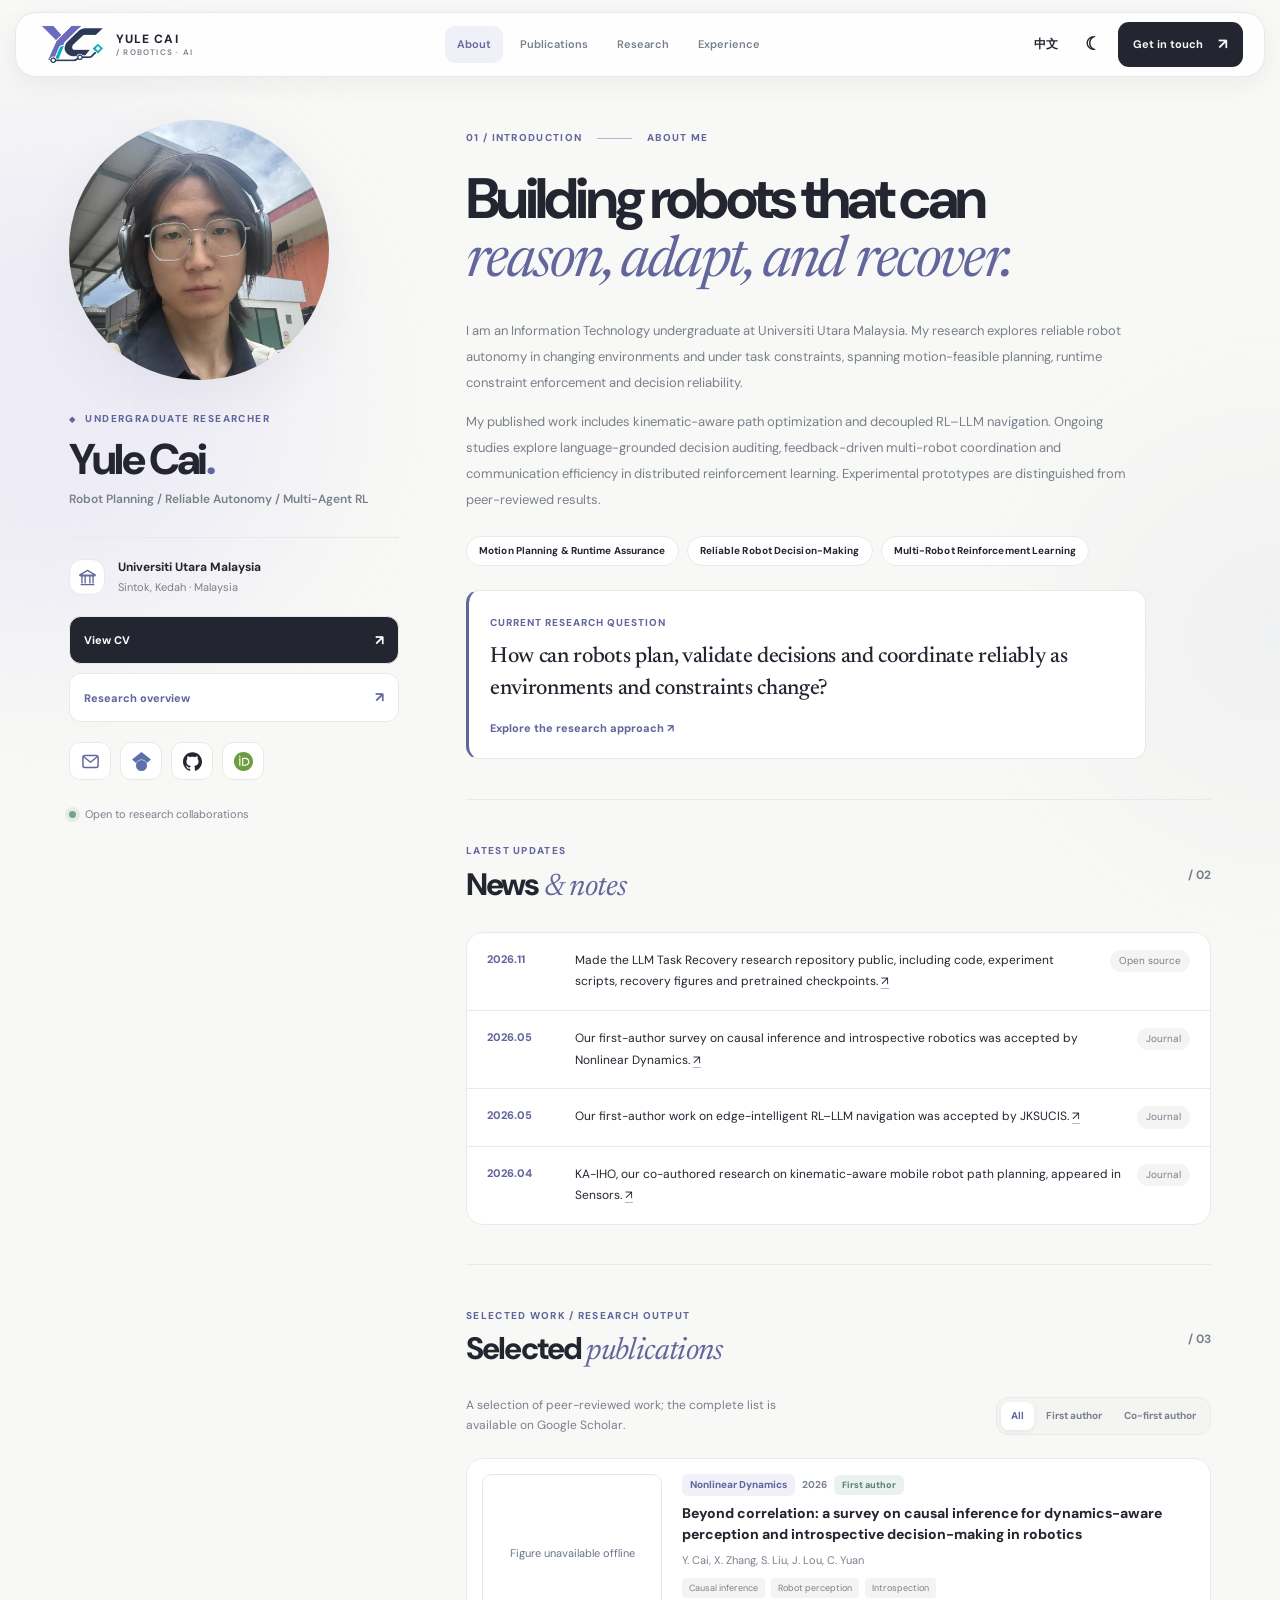
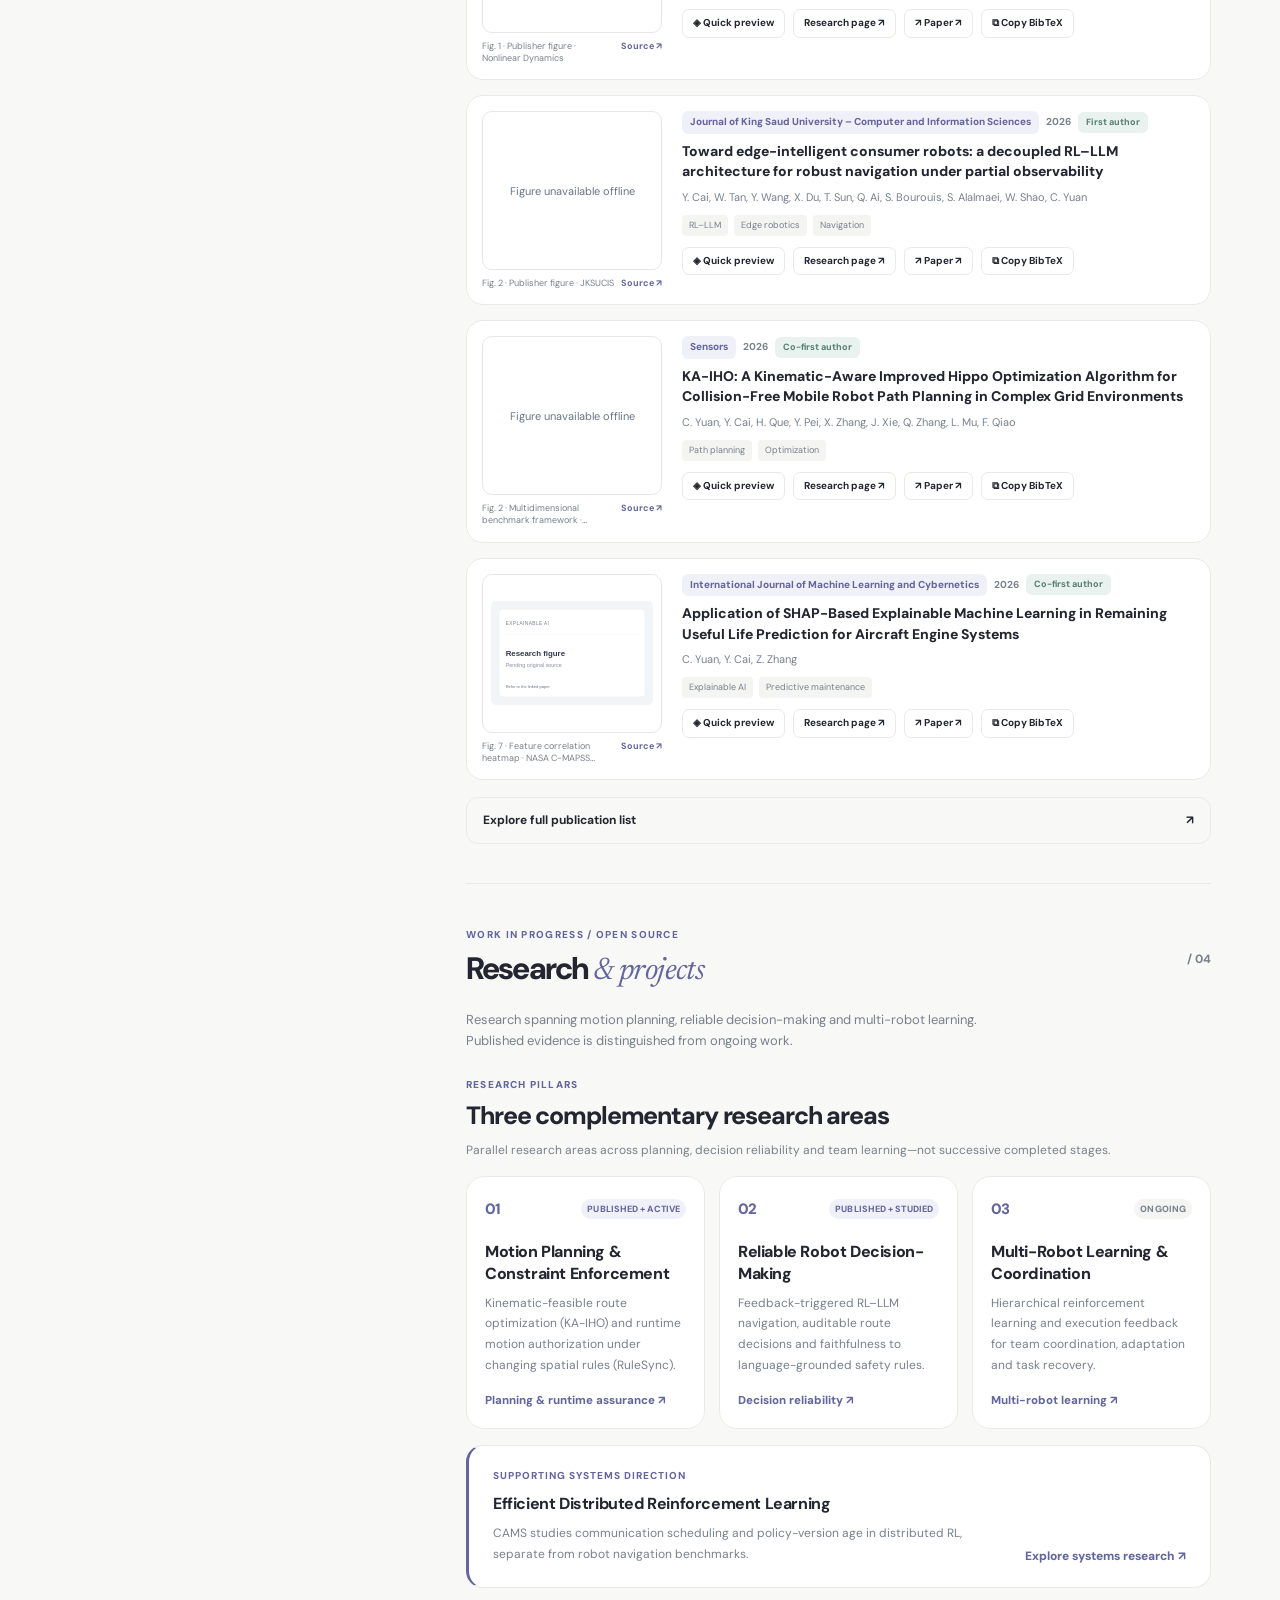
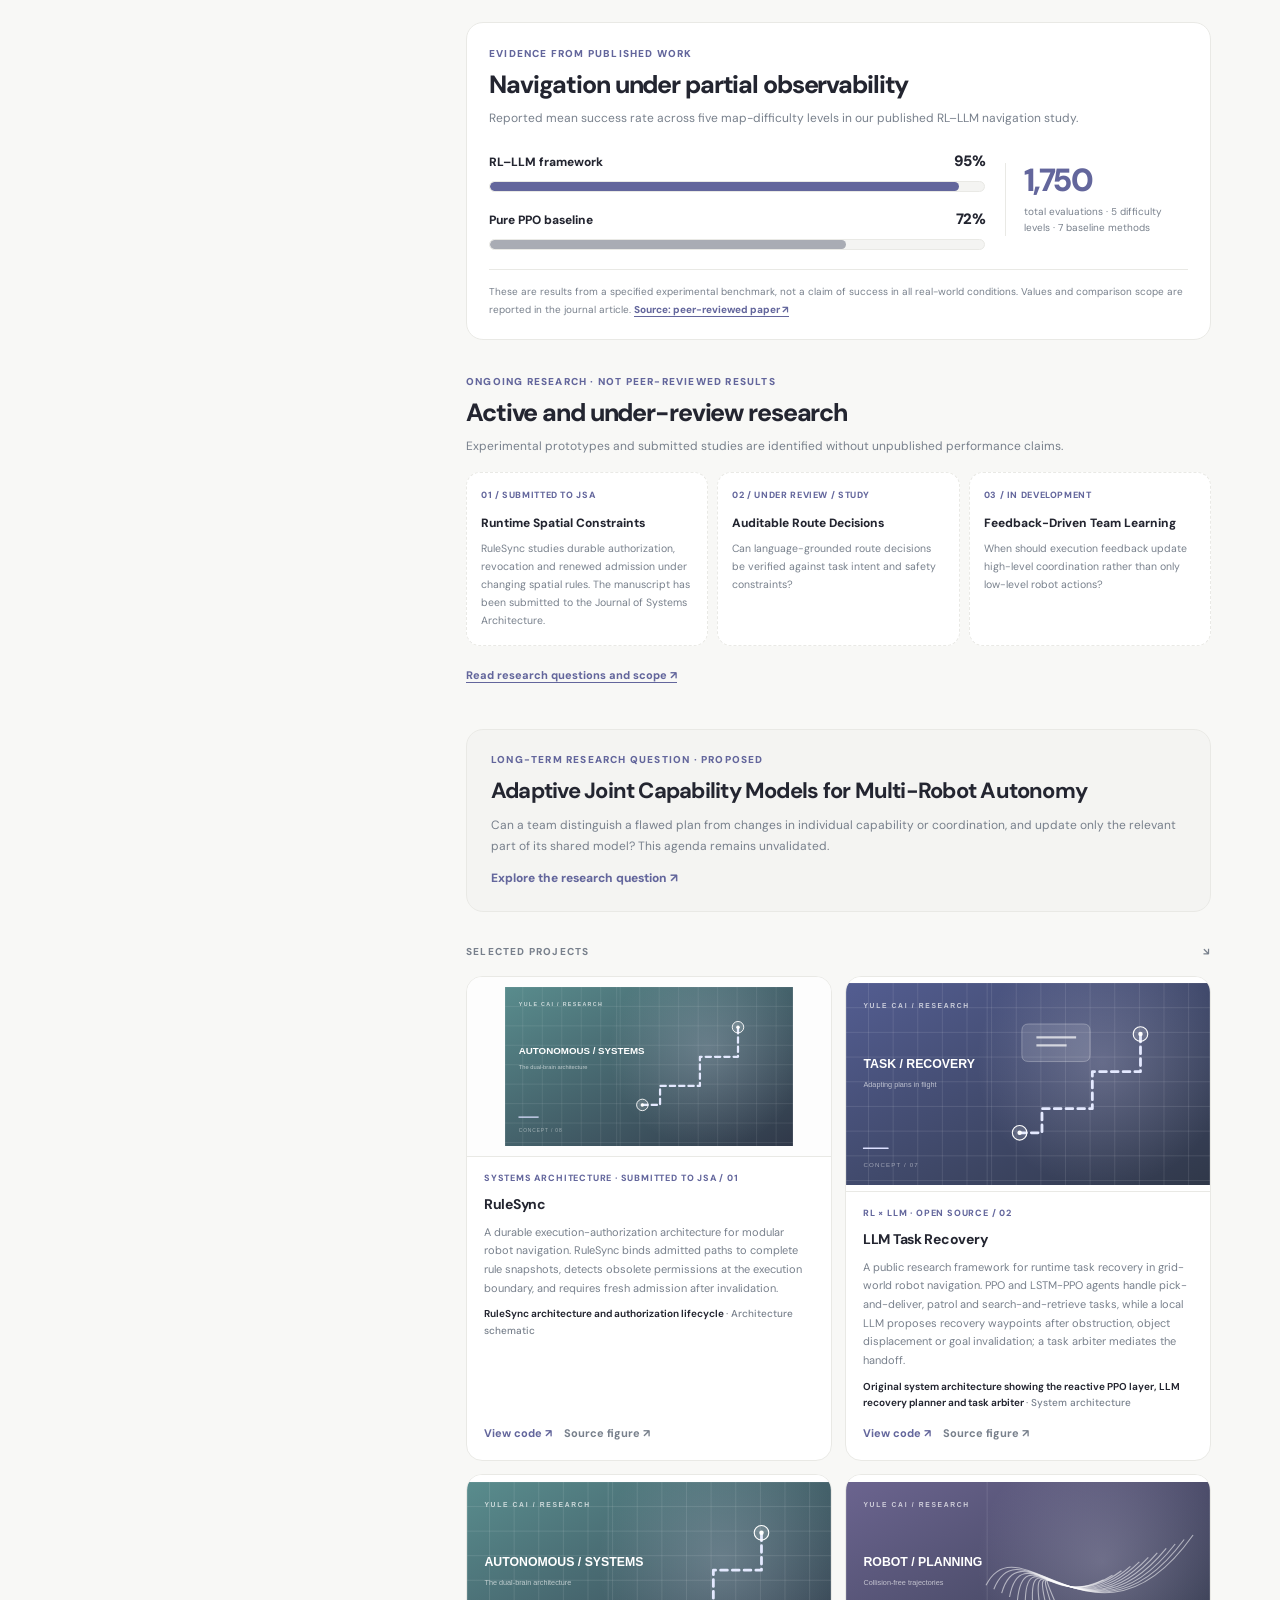
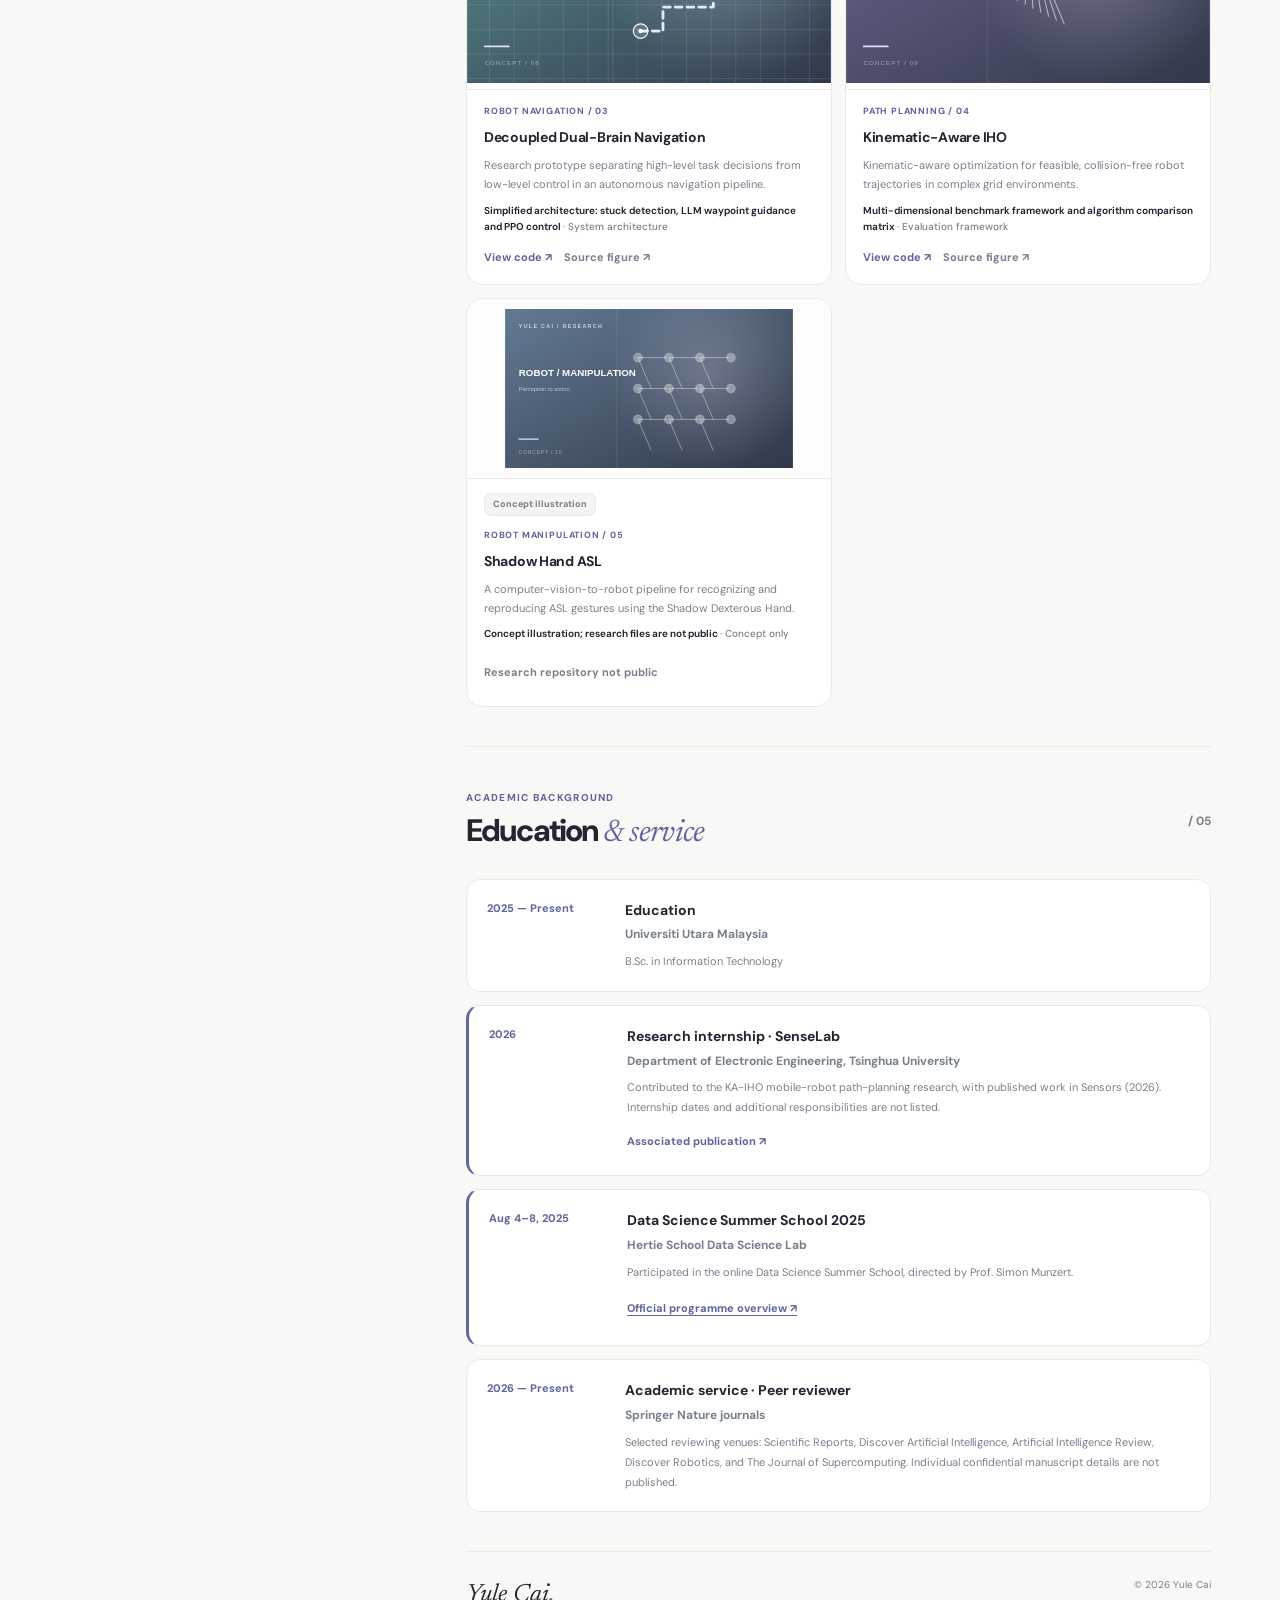
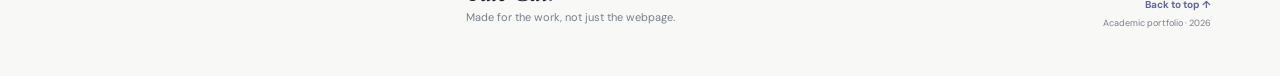
<file: index.html>
<!doctype html>
<html lang="en">
<head>
  <meta charset="UTF-8" />
  <meta name="viewport" content="width=device-width, initial-scale=1" />
  <meta name="color-scheme" content="light dark" />
  <meta name="description" content="Yule Cai — academic portfolio in embodied AI, robotic navigation, reinforcement learning, and language-grounded robotics." />
  <title>Yule Cai · Research & Robotics</title>
  <link rel="canonical" href="https://yule-cai.github.io/" />
  <meta name="theme-color" content="#f8f8f6" />
  <meta property="og:type" content="profile" />
  <meta property="og:site_name" content="Yule Cai · Academic Portfolio" />
  <meta property="og:title" content="Yule Cai | Robotics, Reinforcement Learning & LLM Planning" />
  <meta property="og:description" content="Research in reliable robot navigation, embodied intelligence, task recovery, and edge RL–LLM systems. Publications, reproducible experiments, and open-source projects." />
  <meta property="og:url" content="https://yule-cai.github.io/" />
  <meta property="og:image" content="https://yule-cai.github.io/images/homepage-bg.jpg" />
  <meta property="og:image:alt" content="Abstract header image for Yule Cai's academic portfolio" />
  <meta name="twitter:card" content="summary_large_image" />
  <meta name="twitter:title" content="Yule Cai | Robotics & Embodied AI" />
  <meta name="twitter:description" content="Robotics research, navigation, RL–LLM systems, publications and projects." />
  <link rel="preconnect" href="https://fonts.googleapis.com" />
  <link rel="preconnect" href="https://fonts.gstatic.com" crossorigin />
  <script type="application/ld+json">
  {"@context":"https://schema.org","@type":"Person","name":"Yule Cai","alternateName":"蔡雨乐","url":"https://yule-cai.github.io/","email":"mailto:caiyule0911@163.com","jobTitle":"Undergraduate Researcher","affiliation":{"@type":"CollegeOrUniversity","name":"Universiti Utara Malaysia","url":"https://www.uum.edu.my/"},"sameAs":["https://github.com/Yule-Cai","https://scholar.google.com/citations?user=W8lwxUYAAAAJ","https://orcid.org/0009-0007-2692-0031"],"knowsAbout":["Robot Navigation","Reinforcement Learning","Embodied Artificial Intelligence","Language-Model Planning"]}
  </script>
  <link rel="icon" type="image/png" sizes="32x32" href="/assets/yc-icon-32.png?v=2.1" />
  <link rel="icon" type="image/png" sizes="64x64" href="/assets/yc-icon-64.png?v=2.1" />
  <link rel="shortcut icon" href="/favicon.ico?v=2.1" />
  <link rel="apple-touch-icon" sizes="180x180" href="/assets/yc-icon-180.png?v=2.1" />
  <link rel="stylesheet" href="styles.css?v=3.4" />
<link rel="stylesheet" href="/assets/motion.css?v=1.7"><script src="/assets/motion.js?v=1.7"></script>  <link rel="stylesheet" href="/assets/hero-spotlight.css?v=2.5" />
  <link rel="stylesheet" href="/assets/hero-nav-scene.css?v=3.3" />
  
</head>
<body>
  <div class="ambient ambient-one"></div><div class="ambient ambient-two"></div>
  <header class="global-header" id="top">
    <a class="brand" href="#top" aria-label="Yule Cai homepage"><picture class="brand-artwork"><source type="image/webp" srcset="/assets/yc-original-logo-240.webp 1x, /assets/yc-original-logo-480.webp 2x"><img class="brand-original-image" src="/assets/yc-original-logo.png" alt="" width="64" height="41" decoding="async" fetchpriority="high"></picture><span class="brand-caption">YULE CAI <small>/ ROBOTICS · AI</small></span></a>
    <nav class="primary-nav" id="main-navigation" aria-label="Main navigation">
      <a href="#about" data-nav="about">About</a><a href="#publications" data-nav="publications">Publications</a><a href="#research" data-nav="research">Research</a><a href="#experience" data-nav="experience">Experience</a>
    </nav>
    <div class="header-actions">
      <button id="language-toggle" class="header-button lang-button" aria-label="Switch language">中文</button>
      <button id="theme-toggle" class="header-button theme-button" title="Switch color mode" aria-label="Switch color mode" aria-pressed="false"><span id="theme-icon">☾</span></button>
      <a class="get-in-touch" href="mailto:caiyule0911@163.com">Get in touch <span>↗</span></a>
    </div>
    <button class="mobile-menu" id="menu-toggle" aria-label="Toggle navigation" aria-controls="main-navigation" aria-expanded="false">☰</button>
  </header>
  <main class="layout">
    <aside class="profile-column" aria-label="Profile information">
      <div class="profile-sticky">
        <div class="portrait-frame">
          <div class="portrait-shape"></div>
          <img class="portrait" id="portrait" src="assets/portrait-hd-900.webp" alt="Portrait of Yule Cai" width="900" height="900" fetchpriority="high" loading="eager" decoding="async" />
          <div class="portrait-fallback" id="portrait-fallback">YC</div>
        </div>
        <div class="profile-heading"><span class="eyebrow with-point" data-i18n="position">UNDERGRADUATE RESEARCHER</span><h1>Yule Cai<span class="period">.</span></h1><p id="profile-role">Embodied AI <span class="separator">/</span> Robot Navigation <span class="separator">/</span> RL × LLM</p></div>
        <div class="profile-rule"></div>
        <div class="profile-affiliation"><span class="round-icon" aria-hidden="true"><svg viewBox="0 0 24 24" fill="none" stroke="currentColor" stroke-width="1.7" stroke-linecap="round" stroke-linejoin="round"><path d="M3 10h18"/><path d="M4 21h16"/><path d="M5 10v9m4-9v9m6-9v9m4-9v9"/><path d="M12 3 2 9h20L12 3Z"/></svg></span><span class="affiliation-details"><strong>Universiti Utara Malaysia</strong><small data-i18n-text="location">Sintok, Kedah · Malaysia</small></span></div>
        <div class="profile-cta" aria-label="Research documents">
          <a href="cv.html" class="profile-cta-primary" id="cv-link">View CV <span aria-hidden="true">↗</span></a>
          <a href="research.html" class="profile-cta-secondary" id="research-link">Research overview <span aria-hidden="true">↗</span></a>
        </div>
        <div class="socials" aria-label="Academic profile links">
          <a href="mailto:caiyule0911@163.com" aria-label="Email" title="Email"><svg viewBox="0 0 24 24" fill="none" stroke="currentColor" stroke-width="1.85" stroke-linecap="round" stroke-linejoin="round" aria-hidden="true"><rect x="2.4" y="4.3" width="19.2" height="15.4" rx="2.5"/><path d="m3.5 6 8.5 7 8.5-7"/></svg></a>
          <a href="https://scholar.google.com/citations?hl=en&amp;user=W8lwxUYAAAAJ" target="_blank" rel="noopener noreferrer" aria-label="Google Scholar" title="Google Scholar"><svg viewBox="0 0 24 24" fill="currentColor" aria-hidden="true"><path d="M5.242 13.769L0 9.5 12 0l12 9.5-5.242 4.269C17.548 11.249 14.978 9.5 12 9.5c-2.977 0-5.548 1.748-6.758 4.269zM12 10a7 7 0 1 0 0 14 7 7 0 0 0 0-14z"/></svg></a>
          <a href="https://github.com/Yule-Cai" target="_blank" rel="noopener noreferrer" aria-label="GitHub" title="GitHub"><svg viewBox="0 0 24 24" fill="currentColor" aria-hidden="true"><path d="M12 .297c-6.63 0-12 5.373-12 12 0 5.303 3.438 9.8 8.205 11.385.6.113.82-.258.82-.577 0-.285-.01-1.04-.015-2.04-3.338.724-4.042-1.61-4.042-1.61C4.422 18.07 3.633 17.7 3.633 17.7c-1.087-.744.084-.729.084-.729 1.205.084 1.838 1.236 1.838 1.236 1.07 1.835 2.809 1.305 3.495.998.108-.776.417-1.305.76-1.605-2.665-.3-5.466-1.332-5.466-5.93 0-1.31.465-2.38 1.235-3.22-.135-.303-.54-1.523.105-3.176 0 0 1.005-.322 3.3 1.23.96-.267 1.98-.399 3-.405 1.02.006 2.04.138 3 .405 2.28-1.552 3.285-1.23 3.285-1.23.645 1.653.24 2.873.12 3.176.765.84 1.23 1.91 1.23 3.22 0 4.61-2.805 5.625-5.475 5.92.42.36.81 1.096.81 2.22 0 1.606-.015 2.896-.015 3.286 0 .315.21.69.825.57C20.565 22.092 24 17.592 24 12.297c0-6.627-5.373-12-12-12"/></svg></a>
          <a href="https://orcid.org/0009-0007-2692-0031" target="_blank" rel="noopener noreferrer" aria-label="ORCID" title="ORCID"><svg viewBox="0 0 24 24" fill="currentColor" aria-hidden="true"><path d="M12 0C5.372 0 0 5.372 0 12s5.372 12 12 12 12-5.372 12-12S18.628 0 12 0zM7.369 4.378c.525 0 .947.431.947.947s-.422.947-.947.947a.95.95 0 0 1-.947-.947c0-.525.422-.947.947-.947zm-.722 3.038h1.444v10.041H6.647V7.416zm3.562 0h3.9c3.712 0 5.344 2.653 5.344 5.025 0 2.578-2.016 5.025-5.325 5.025h-3.919V7.416zm1.444 1.303v7.444h2.297c3.272 0 4.022-2.484 4.022-3.722 0-2.016-1.284-3.722-4.097-3.722h-2.222z"/></svg></a>
        </div>
        <div class="profile-bottom"><span class="availability-dot"></span><span data-i18n="open">Open to research collaborations</span></div>
      </div>
    </aside>
    <div class="content-column">
      <section class="intro-section observed" id="about">
        <div class="section-kicker"><span data-i18n-text="introKicker">01 / INTRODUCTION</span><span class="kicker-line"></span><span data-i18n-text="aboutKicker">ABOUT ME</span></div>
        <h2 class="intro-title" id="intro-title">Building robots that can <em>reason, adapt, and recover.</em></h2>
        <div id="bio-paragraphs" class="bio-text"></div>
        <div class="research-tags"><span>Reinforcement Learning</span><span>Robot Navigation</span><span>LLM Planning</span><span>Embodied AI</span></div>
        <div class="research-premise"><span class="premise-label" data-i18n-text="researchQuestion">CURRENT RESEARCH QUESTION</span><p id="premise-text">When should a robot stop repairing a route and decide to replan?</p><a href="research.html" id="premise-link">Explore the research approach ↗</a></div>
      </section>
<section class="news-section observed" id="news">
        <div class="section-heading"><div><div class="section-kicker" data-i18n-text="latest">LATEST UPDATES</div><h2 data-i18n="news">News <span>& notes</span></h2></div><span class="section-number">/ 02</span></div>
        <div id="news-list" class="news-list"><div class="news-row"><span class="news-date">2026.11</span><div class="news-body">Made the LLM Task Recovery repository public, with source code, experiment scripts and recovery figures. <a href="https://github.com/Yule-Cai/llm_task_recovery" target="_blank" rel="noopener noreferrer" aria-label="LLM Task Recovery public GitHub repository">↗</a></div><span class="news-type">Open source</span></div><div class="news-row"><span class="news-date">2026.05</span><div class="news-body">Our first-author survey on causal inference and introspective robotics was accepted by Nonlinear Dynamics. <a href="https://doi.org/10.1007/s11071-026-12695-2" target="_blank" rel="noreferrer" aria-label="Related source">↗</a></div><span class="news-type">Journal</span></div><div class="news-row"><span class="news-date">2026.05</span><div class="news-body">Our first-author work on edge-intelligent RL–LLM navigation was accepted by JKSUCIS. <a href="https://doi.org/10.1007/s44443-026-00870-9" target="_blank" rel="noreferrer" aria-label="Related source">↗</a></div><span class="news-type">Journal</span></div><div class="news-row"><span class="news-date">2026.04</span><div class="news-body">KA-IHO, our co-authored research on kinematic-aware mobile robot path planning, appeared in Sensors. <a href="https://doi.org/10.3390/s26082416" target="_blank" rel="noreferrer" aria-label="Related source">↗</a></div><span class="news-type">Journal</span></div></div>
      </section>
      <section class="publication-section observed" id="publications">
        <div class="section-heading"><div><div class="section-kicker" data-i18n-text="selectedWork">SELECTED WORK / RESEARCH OUTPUT</div><h2 data-i18n="publications">Selected <span>publications</span></h2></div><span class="section-number">/ 03</span></div>
        <div class="publication-toolbar"><p id="publication-caption">A selection of peer-reviewed work; the complete list is available on Google Scholar.</p><div class="pub-filters" role="group" aria-label="Filter publications"><button class="filter active" data-filter="all" aria-pressed="true">All</button><button class="filter" data-filter="first" aria-pressed="false">First author</button><button class="filter" data-filter="cofirst" aria-pressed="false">Co-first author</button></div></div>
        <div id="publication-list" class="publication-list" aria-live="polite"><article class="pub-card" data-static="true"><div class="paper-visual"><a href="papers/causal.html" aria-label="Read Beyond correlation: a survey on causal inference for dynamics-aware perception and introspective decision-making in robotics"><img class="pub-cover" alt="Beyond correlation: a survey on causal inference for dynamics-aware perception and introspective decision-making in robotics" src="https://media.springernature.com/m312/springer-static/image/art%3A10.1007%2Fs11071-026-12695-2/MediaObjects/11071_2026_12695_Fig1_HTML.png" loading="lazy" decoding="async" /></a></div><div class="pub-body"><div class="pub-meta"><span class="pub-venue">Nonlinear Dynamics</span><span class="pub-year">2026</span></div><h3 class="pub-title"><a href="papers/causal.html">Beyond correlation: a survey on causal inference for dynamics-aware perception and introspective decision-making in robotics</a></h3><p class="pub-authors">Y. Cai, X. Zhang, S. Liu, J. Lou, C. Yuan</p><div class="pub-tags"><span>Causal inference</span><span>Robot perception</span><span>Introspection</span></div><div class="pub-actions"><a href="papers/causal.html">Research summary ↗</a><a href="https://doi.org/10.1007/s11071-026-12695-2" target="_blank" rel="noreferrer">Publisher ↗</a></div></div></article><article class="pub-card" data-static="true"><div class="paper-visual"><a href="papers/edge.html" aria-label="Read Toward edge-intelligent consumer robots: a decoupled RL–LLM architecture for robust navigation under partial observability"><img class="pub-cover" alt="Toward edge-intelligent consumer robots: a decoupled RL–LLM architecture for robust navigation under partial observability" src="https://media.springernature.com/lw685/springer-static/image/art%3A10.1007%2Fs44443-026-00870-9/MediaObjects/44443_2026_870_Fig2_HTML.png" loading="lazy" decoding="async" /></a></div><div class="pub-body"><div class="pub-meta"><span class="pub-venue">Journal of King Saud University – Computer and Information Sciences</span><span class="pub-year">2026</span></div><h3 class="pub-title"><a href="papers/edge.html">Toward edge-intelligent consumer robots: a decoupled RL–LLM architecture for robust navigation under partial observability</a></h3><p class="pub-authors">Y. Cai, W. Tan, Y. Wang, X. Du, T. Sun, Q. Ai, S. Bourouis, S. Alalmaei, W. Shao, C. Yuan</p><div class="pub-tags"><span>RL–LLM</span><span>Edge robotics</span><span>Navigation</span></div><div class="pub-actions"><a href="papers/edge.html">Research summary ↗</a><a href="https://doi.org/10.1007/s44443-026-00870-9" target="_blank" rel="noreferrer">Publisher ↗</a></div></div></article><article class="pub-card" data-static="true"><div class="paper-visual"><a href="papers/iho.html" aria-label="Read KA-IHO: A Kinematic-Aware Improved Hippo Optimization Algorithm for Collision-Free Mobile Robot Path Planning in Complex Grid Environments"><img class="pub-cover" alt="KA-IHO: A Kinematic-Aware Improved Hippo Optimization Algorithm for Collision-Free Mobile Robot Path Planning in Complex Grid Environments" src="assets/paper-iho.webp" loading="lazy" decoding="async" /></a></div><div class="pub-body"><div class="pub-meta"><span class="pub-venue">Sensors</span><span class="pub-year">2026</span></div><h3 class="pub-title"><a href="papers/iho.html">KA-IHO: A Kinematic-Aware Improved Hippo Optimization Algorithm for Collision-Free Mobile Robot Path Planning in Complex Grid Environments</a></h3><p class="pub-authors">C. Yuan, Y. Cai, H. Que, Y. Pei, X. Zhang, J. Xie, Q. Zhang, L. Mu, F. Qiao</p><div class="pub-tags"><span>Path planning</span><span>Optimization</span></div><div class="pub-actions"><a href="papers/iho.html">Research summary ↗</a><a href="https://doi.org/10.3390/s26082416" target="_blank" rel="noreferrer">Publisher ↗</a></div></div></article><article class="pub-card" data-static="true"><div class="paper-visual"><a href="papers/shap.html" aria-label="Read Application of SHAP-Based Explainable Machine Learning in Remaining Useful Life Prediction for Aircraft Engine Systems"><img class="pub-cover" alt="Application of SHAP-Based Explainable Machine Learning in Remaining Useful Life Prediction for Aircraft Engine Systems" src="https://media.springernature.com/m312/springer-static/image/art%3A10.1007%2Fs13042-026-03246-7/MediaObjects/13042_2026_3246_Fig5_HTML.png" loading="lazy" decoding="async" /></a></div><div class="pub-body"><div class="pub-meta"><span class="pub-venue">International Journal of Machine Learning and Cybernetics</span><span class="pub-year">2026</span></div><h3 class="pub-title"><a href="papers/shap.html">Application of SHAP-Based Explainable Machine Learning in Remaining Useful Life Prediction for Aircraft Engine Systems</a></h3><p class="pub-authors">C. Yuan, Y. Cai, Z. Zhang</p><div class="pub-tags"><span>Explainable AI</span><span>Predictive maintenance</span></div><div class="pub-actions"><a href="papers/shap.html">Research summary ↗</a><a href="https://doi.org/10.1007/s13042-026-03246-7" target="_blank" rel="noreferrer">Publisher ↗</a></div></div></article></div>
        <a class="archive-link" href="https://scholar.google.com/citations?hl=en&amp;user=W8lwxUYAAAAJ" target="_blank" rel="noreferrer"><span id="all-publications-link">Explore full publication list</span><span>↗</span></a>
      </section>
      <section class="research-section observed" id="research">
        <div class="section-heading"><div><div class="section-kicker" data-i18n-text="openSource">WORK IN PROGRESS / OPEN SOURCE</div><h2 data-i18n="research">Research <span>& projects</span></h2></div><span class="section-number">/ 04</span></div>
        <p class="section-lede" id="project-lede">Research questions and working prototypes, from task recovery to path planning and robotic manipulation.</p>
        

        <div class="research-arc-block" aria-labelledby="arc-heading">
          <div class="research-microhead"><span class="research-microtag" data-i18n-v15="arcEyebrow">RESEARCH PILLARS</span><h3 id="arc-heading" data-i18n-v15="arcTitle">Three complementary research areas</h3><p data-i18n-v15="arcIntro">Parallel research areas across planning, decision reliability and team learning—not successive completed stages.</p></div>
          <ol class="research-arc-list research-pillar-list" id="research-arc-list">
            <li class="arc-step"><div class="arc-step-top"><span class="arc-index">01</span><span class="arc-state mixed">PUBLISHED + ACTIVE</span></div><h4>Motion Planning &amp; Constraint Enforcement</h4><p>Kinematic-feasible planning and runtime spatial-constraint authorization.</p><a href="research.html#planning">Planning &amp; assurance ↗</a></li>
            <li class="arc-step"><div class="arc-step-top"><span class="arc-index">02</span><span class="arc-state mixed">PUBLISHED + STUDIED</span></div><h4>Reliable Robot Decision-Making</h4><p>RL–LLM navigation, safety-rule faithfulness and route decision auditing.</p><a href="research.html#decision-reliability">Decision reliability ↗</a></li>
            <li class="arc-step"><div class="arc-step-top"><span class="arc-index">03</span><span class="arc-state exploring">ONGOING</span></div><h4>Multi-Robot Learning &amp; Coordination</h4><p>Hierarchical reinforcement learning and feedback-guided team adaptation.</p><a href="research.html#multi-robot">Multi-robot research ↗</a></li>
          </ol>
          <aside class="research-systems-note" aria-labelledby="systems-heading">
            <div><span class="research-support-kicker" data-i18n-v15="systemsEyebrow">SUPPORTING SYSTEMS DIRECTION</span><h4 id="systems-heading" data-i18n-v15="systemsTitle">Efficient Distributed Reinforcement Learning</h4><p data-i18n-v15="systemsText">CAMS studies communication scheduling and policy-version age in distributed RL, separate from robot navigation benchmarks.</p></div>
            <a href="research.html#distributed-rl" data-i18n-v15="systemsLink">Explore systems research ↗</a>
          </aside>
        </div>
        <section class="results-block" aria-labelledby="results-heading">
          <div class="research-microhead"><span class="research-microtag" data-i18n-v15="resultsEyebrow">EVIDENCE FROM PUBLISHED WORK</span><h3 id="results-heading" data-i18n-v15="resultsTitle">Navigation under partial observability</h3><p data-i18n-v15="resultsIntro">Reported mean success rate across five map-difficulty levels in our published RL–LLM navigation study.</p></div>
          <div class="results-panel"><div class="comparison-chart" role="img" aria-label="Published navigation study: RL–LLM 95 percent mean success; pure PPO 72 percent mean success across five levels">
            <div class="comparison-row"><div class="comparison-label"><strong data-i18n-v15="combinedName">RL–LLM framework</strong><span>95%</span></div><div class="comparison-track"><div class="comparison-fill combined" style="width:95%"></div></div></div>
            <div class="comparison-row"><div class="comparison-label"><strong data-i18n-v15="ppoName">Pure PPO baseline</strong><span>72%</span></div><div class="comparison-track"><div class="comparison-fill ppo" style="width:72%"></div></div></div>
          </div><div class="evaluation-meta"><strong>1,750</strong><span data-i18n-v15="evaluations">total evaluations · 5 difficulty levels · 7 baseline methods</span></div></div>
          <p class="evidence-note"><span data-i18n-v15="resultsCaveat">These are results from a specified experimental benchmark, not a claim of success in all real-world conditions. Values and comparison scope are reported in the journal article.</span> <a href="https://doi.org/10.1007/s44443-026-00870-9" target="_blank" rel="noopener noreferrer" data-i18n-v15="resultsSource">Source: peer-reviewed paper ↗</a></p>
        </section>
        <section class="ongoing-block" aria-labelledby="ongoing-heading">
          <div class="research-microhead"><span class="research-microtag" data-i18n-v15="ongoingEyebrow">ONGOING RESEARCH · NOT PEER-REVIEWED RESULTS</span><h3 id="ongoing-heading" data-i18n-v15="ongoingTitle">Questions now being explored</h3><p data-i18n-v15="ongoingIntro">Early-stage investigations. No unpublished benchmark claims are made here.</p></div>
          <div class="ongoing-grid" id="ongoing-grid"><article class="ongoing-card"><span>01 / WORK IN PROGRESS</span><h4>Rule-aware execution</h4><p>How can robots react when task constraints change during execution?</p></article><article class="ongoing-card"><span>02 / WORK IN PROGRESS</span><h4>Multi-robot negotiation</h4><p>When should one robot wait or yield, and how should the team know?</p></article><article class="ongoing-card"><span>03 / WORK IN PROGRESS</span><h4>Communication-aware learning</h4><p>What information should autonomous teammates exchange to coordinate?</p></article></div>
          <a class="ongoing-more" href="research.html" data-i18n-v15="ongoingMore">Read research questions and scope ↗</a>
        </section>
        <aside class="research-vision" aria-labelledby="vision-heading">
          <span class="research-microtag" data-i18n-v15="visionEyebrow">LONG-TERM RESEARCH QUESTION · PROPOSED</span>
          <h3 id="vision-heading" data-i18n-v15="visionTitle">Adaptive Joint Capability Models for Multi-Robot Autonomy</h3>
          <p data-i18n-v15="visionText">Can a team distinguish a flawed plan from changes in individual capability or coordination, and update only the relevant part of its shared model? This agenda remains unvalidated.</p>
          <a href="research.html#future" data-i18n-v15="visionLink">Explore the research question ↗</a>
        </aside>
        <div class="projects-label"><span id="selected-projects-label">SELECTED PROJECTS</span><span>↘</span></div>
        <div id="projects-list" class="projects-list"></div>
      </section>
      <section class="experience-section observed" id="experience">
        <div class="section-heading"><div><div class="section-kicker" data-i18n-text="background">ACADEMIC BACKGROUND</div><h2 data-i18n="experience">Experience <span>& service</span></h2></div><span class="section-number">/ 05</span></div>
        <div id="experience-content" class="experience-content"></div>
      </section>
      <footer class="footer"><div><span class="footer-sign">Yule Cai<span>.</span></span><p id="footer-note">Made for the work, not just the webpage.</p></div><div class="footer-right"><span>© 2026 Yule Cai</span><a href="#top" id="back-to-top">Back to top ↑</a><small data-i18n-text="siteType">Academic portfolio · 2026</small></div></footer>
    </div>
  </main>
  <dialog id="paper-dialog" class="paper-dialog" aria-labelledby="paper-modal-title"><div class="modal-shell"><button id="paper-close" class="modal-close" aria-label="Close preview">✕</button><div id="modal-content"></div></div></dialog>
  <div class="toast" id="toast" aria-live="polite"></div>
  <script src="data.js?v=3.5"></script><script src="studies.js?v=3.2"></script><script src="app.js?v=3.1"></script>
  <script src="/assets/hero-spotlight.js?v=3.3"></script>
  <script src="/assets/hero-nav-scene.js?v=3.2"></script>
  
</body>
</html>
</file>
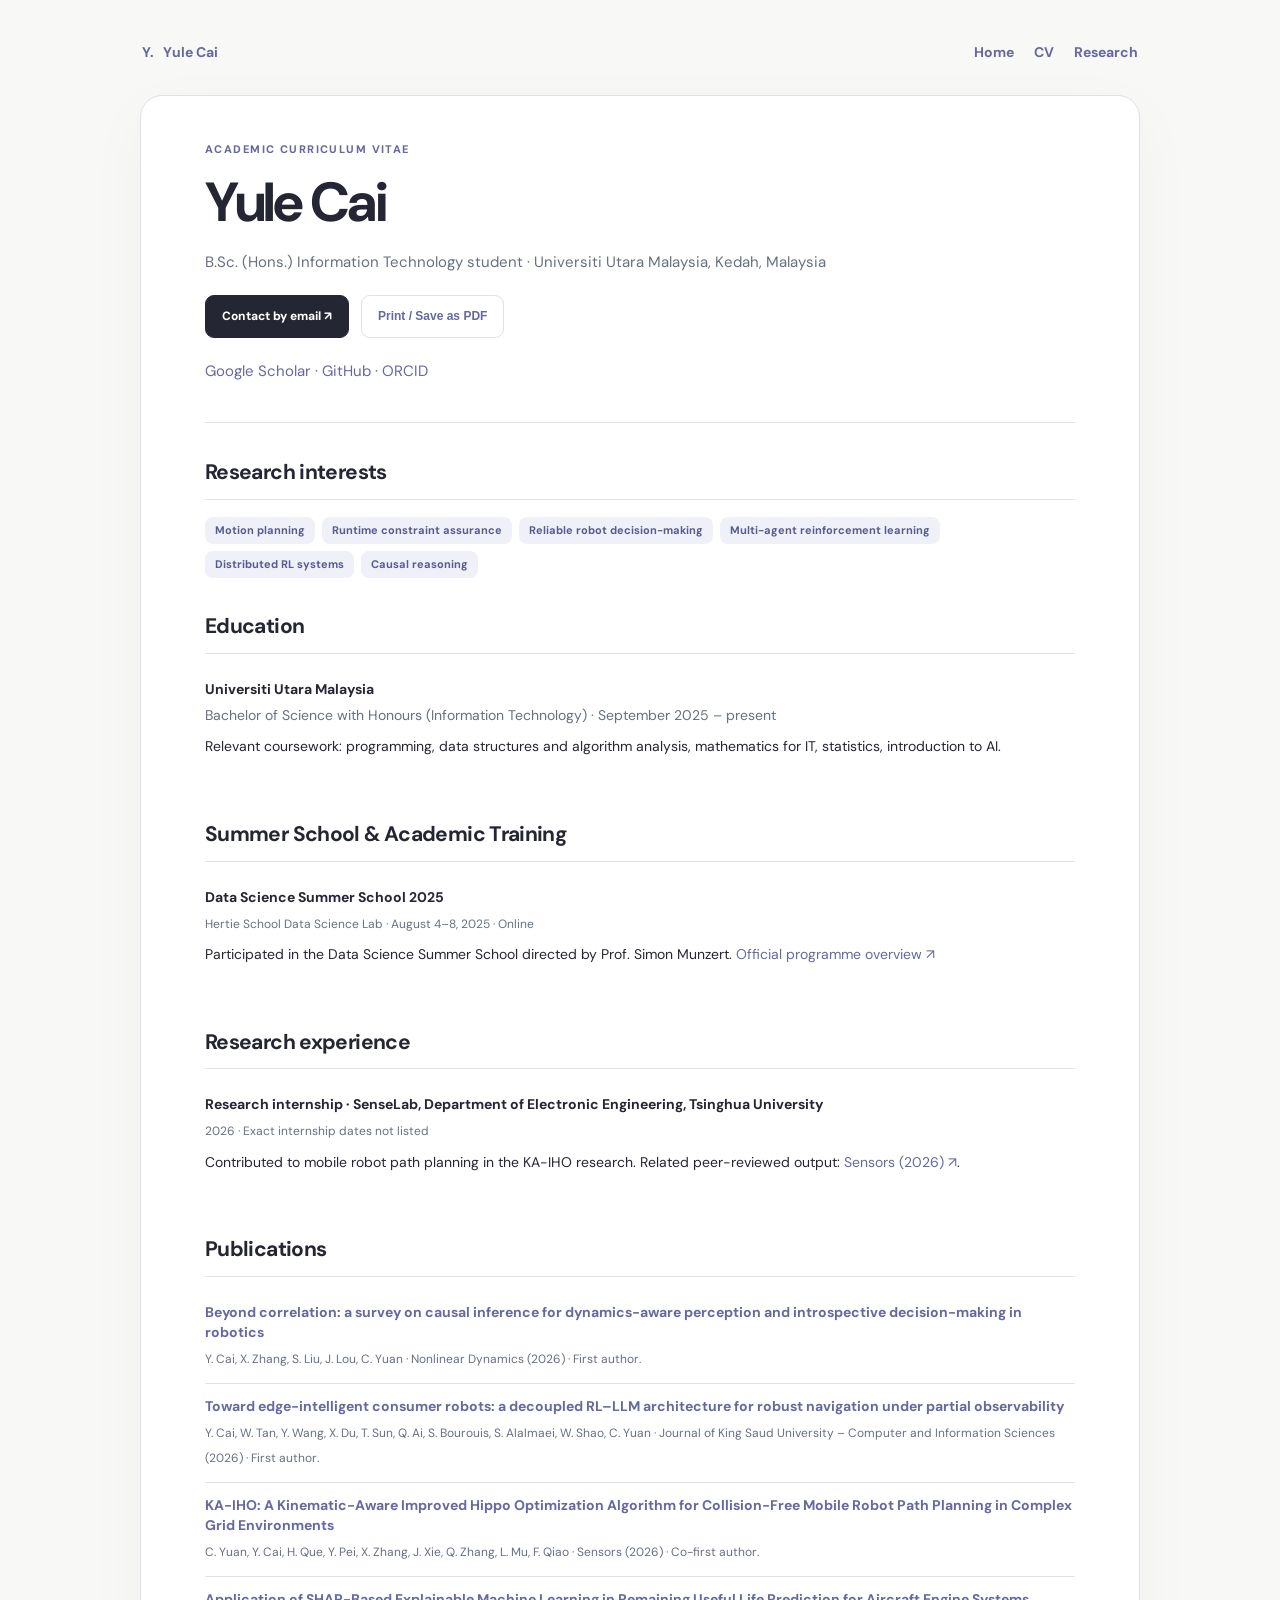
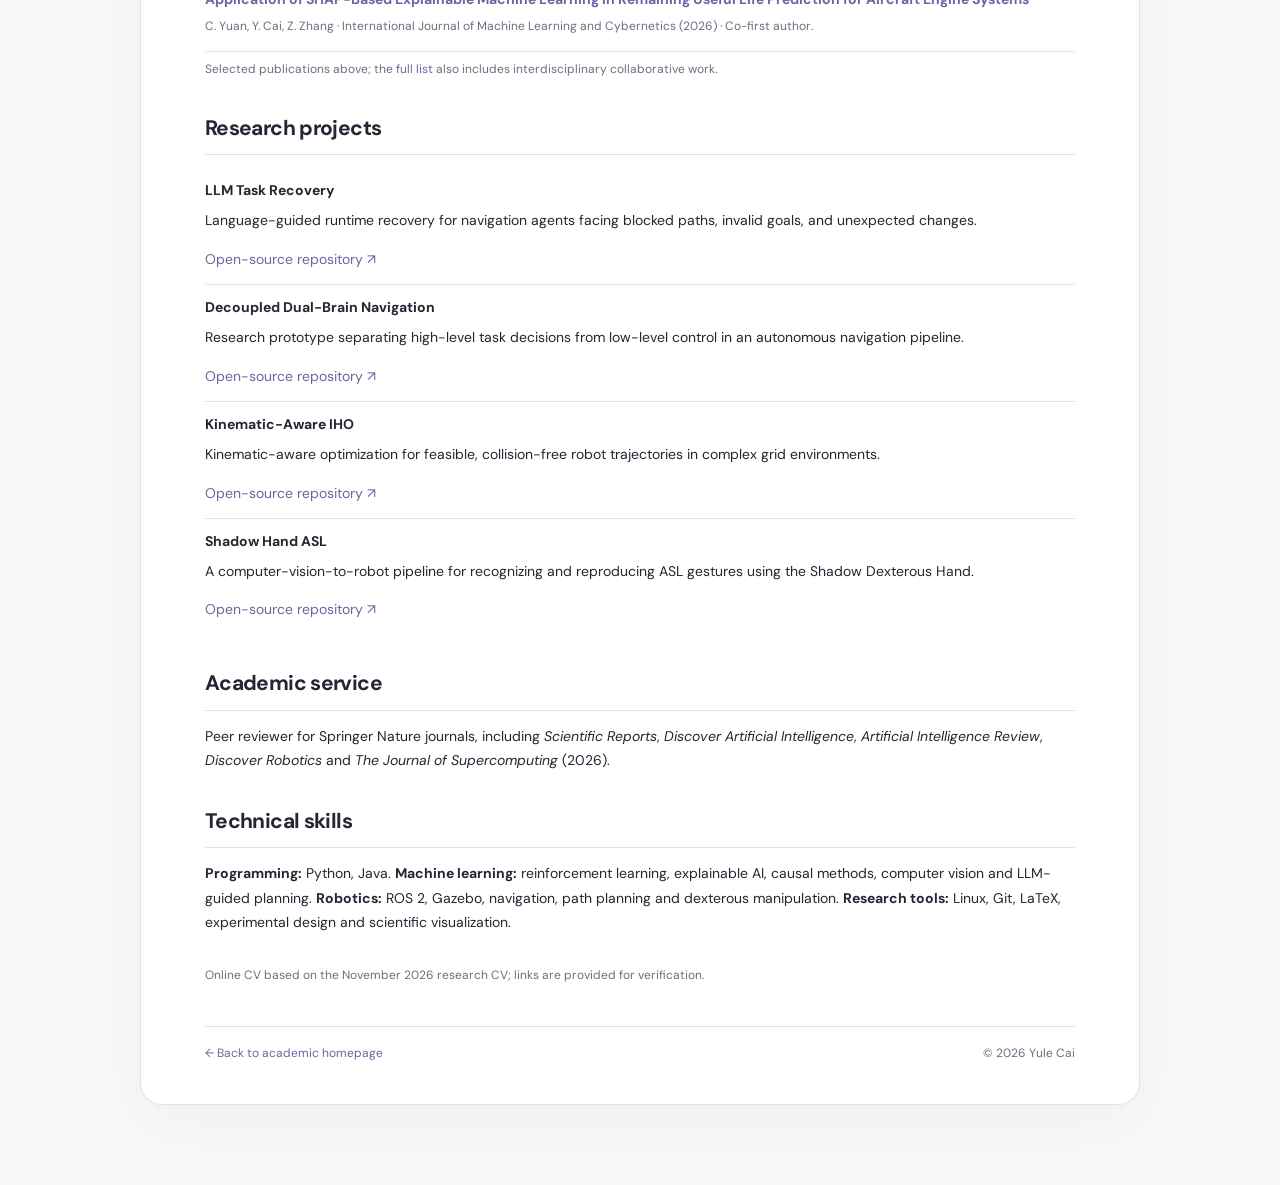
<file: cv.html>
<!doctype html><html lang="en"><head><meta charset="utf-8"><meta name="viewport" content="width=device-width,initial-scale=1"><title>Academic CV · Yule Cai</title><meta name="description" content="Academic curriculum vitae: publications, education, research projects, technical skills and reviewing service."><link rel="canonical" href="https://yule-cai.github.io/cv.html"><link rel="stylesheet" href="/docs.css"><meta property="og:type" content="article"><meta property="og:title" content="Academic CV"><meta property="og:description" content="Academic curriculum vitae: publications, education, research projects, technical skills and reviewing service."><meta property="og:url" content="https://yule-cai.github.io/cv.html"><link rel="stylesheet" href="/assets/motion.css?v=1.7"><script src="/assets/motion.js?v=1.7"></script><link rel="icon" type="image/png" sizes="32x32" href="/assets/yc-icon-32.png?v=2.1" />
  <link rel="icon" type="image/png" sizes="64x64" href="/assets/yc-icon-64.png?v=2.1" />
  <link rel="shortcut icon" href="/favicon.ico?v=2.1" />
  <link rel="apple-touch-icon" sizes="180x180" href="/assets/yc-icon-180.png?v=2.1" /></head><body><a class="skip" href="#main">Skip to content</a><nav class="doc-nav" aria-label="Page navigation"><a href="/">Y<span style="color:var(--accent)">.</span> &nbsp; Yule Cai</a><div class="doc-nav-links"><a href="/">Home</a><a href="/cv.html">CV</a><a href="/research.html">Research</a></div></nav><main id="main" class="doc-main"><header class="doc-hero"><span class="doc-eyebrow">Academic Curriculum Vitae</span><h1>Yule Cai</h1><p>B.Sc. (Hons.) Information Technology student · Universiti Utara Malaysia, Kedah, Malaysia</p><div class="doc-buttons"><a class="doc-btn" href="mailto:caiyule0911@163.com">Contact by email ↗</a><button class="doc-btn secondary" type="button" onclick="window.print()">Print / Save as PDF</button></div><p class="doc-meta"><a href="https://scholar.google.com/citations?user=W8lwxUYAAAAJ">Google Scholar</a> · <a href="https://github.com/Yule-Cai">GitHub</a> · <a href="https://orcid.org/0009-0007-2692-0031">ORCID</a></p></header>
<section class="doc-section"><h2>Research interests</h2><div class="doc-tags"><span class="doc-tag">Motion planning</span><span class="doc-tag">Runtime constraint assurance</span><span class="doc-tag">Reliable robot decision-making</span><span class="doc-tag">Multi-agent reinforcement learning</span><span class="doc-tag">Distributed RL systems</span><span class="doc-tag">Causal reasoning</span></div></section>
<section class="doc-section"><h2>Education</h2><div class="doc-list-item"><strong>Universiti Utara Malaysia</strong><span class="muted">Bachelor of Science with Honours (Information Technology) · September 2025 – present</span><p>Relevant coursework: programming, data structures and algorithm analysis, mathematics for IT, statistics, introduction to AI.</p></div></section>
<section class="doc-section" id="summer-school"><h2>Summer School &amp; Academic Training</h2><div class="doc-list-item"><strong>Data Science Summer School 2025</strong><span class="doc-meta">Hertie School Data Science Lab · August 4–8, 2025 · Online</span><p>Participated in the Data Science Summer School directed by Prof. Simon Munzert. <a href="https://www.hertie-school.org/en/sustainability/news/detail/content/data-democracy-from-zero-to-ai-agent-in-five-days" target="_blank" rel="noopener noreferrer">Official programme overview ↗</a></p></div></section><section class="doc-section"><h2>Research experience</h2><div class="doc-list-item"><strong>Research internship · SenseLab, Department of Electronic Engineering, Tsinghua University</strong><span class="doc-meta">2026 · Exact internship dates not listed</span><p>Contributed to mobile robot path planning in the KA-IHO research. Related peer-reviewed output: <a href="https://doi.org/10.3390/s26082416" target="_blank" rel="noopener noreferrer">Sensors (2026) ↗</a>.</p></div></section><section class="doc-section"><h2>Publications</h2><div class="doc-list-item"><strong><a href="https://doi.org/10.1007/s11071-026-12695-2">Beyond correlation: a survey on causal inference for dynamics-aware perception and introspective decision-making in robotics</a></strong><span class="doc-meta">Y. Cai, X. Zhang, S. Liu, J. Lou, C. Yuan · Nonlinear Dynamics (2026) · First author.</span></div><div class="doc-list-item"><strong><a href="https://doi.org/10.1007/s44443-026-00870-9">Toward edge-intelligent consumer robots: a decoupled RL–LLM architecture for robust navigation under partial observability</a></strong><span class="doc-meta">Y. Cai, W. Tan, Y. Wang, X. Du, T. Sun, Q. Ai, S. Bourouis, S. Alalmaei, W. Shao, C. Yuan · Journal of King Saud University – Computer and Information Sciences (2026) · First author.</span></div><div class="doc-list-item"><strong><a href="https://doi.org/10.3390/s26082416">KA-IHO: A Kinematic-Aware Improved Hippo Optimization Algorithm for Collision-Free Mobile Robot Path Planning in Complex Grid Environments</a></strong><span class="doc-meta">C. Yuan, Y. Cai, H. Que, Y. Pei, X. Zhang, J. Xie, Q. Zhang, L. Mu, F. Qiao · Sensors (2026) · Co-first author.</span></div><div class="doc-list-item"><strong><a href="https://doi.org/10.1007/s13042-026-03246-7">Application of SHAP-Based Explainable Machine Learning in Remaining Useful Life Prediction for Aircraft Engine Systems</a></strong><span class="doc-meta">C. Yuan, Y. Cai, Z. Zhang · International Journal of Machine Learning and Cybernetics (2026) · Co-first author.</span></div><p class="doc-meta">Selected publications above; the <a href="https://scholar.google.com/citations?user=W8lwxUYAAAAJ">full list</a> also includes interdisciplinary collaborative work.</p></section><section class="doc-section"><h2>Research projects</h2><div class="doc-list-item"><strong>LLM Task Recovery</strong><p>Language-guided runtime recovery for navigation agents facing blocked paths, invalid goals, and unexpected changes.</p><a href="https://github.com/Yule-Cai/llm_task_recovery">Open-source repository ↗</a></div><div class="doc-list-item"><strong>Decoupled Dual-Brain Navigation</strong><p>Research prototype separating high-level task decisions from low-level control in an autonomous navigation pipeline.</p><a href="https://github.com/Yule-Cai/Decoupled-Dual-Brain-Nav">Open-source repository ↗</a></div><div class="doc-list-item"><strong>Kinematic-Aware IHO</strong><p>Kinematic-aware optimization for feasible, collision-free robot trajectories in complex grid environments.</p><a href="https://github.com/Yule-Cai/Kinematic-Aware-IHO">Open-source repository ↗</a></div><div class="doc-list-item"><strong>Shadow Hand ASL</strong><p>A computer-vision-to-robot pipeline for recognizing and reproducing ASL gestures using the Shadow Dexterous Hand.</p><a href="https://github.com/Yule-Cai/shadow-hand-asl">Open-source repository ↗</a></div></section><section class="doc-section"><h2>Academic service</h2><p>Peer reviewer for Springer Nature journals, including <em>Scientific Reports</em>, <em>Discover Artificial Intelligence</em>, <em>Artificial Intelligence Review</em>, <em>Discover Robotics</em> and <em>The Journal of Supercomputing</em> (2026).</p></section><section class="doc-section"><h2>Technical skills</h2><p><strong>Programming:</strong> Python, Java. <strong>Machine learning:</strong> reinforcement learning, explainable AI, causal methods, computer vision and LLM-guided planning. <strong>Robotics:</strong> ROS 2, Gazebo, navigation, path planning and dexterous manipulation. <strong>Research tools:</strong> Linux, Git, LaTeX, experimental design and scientific visualization.</p></section><p class="doc-meta">Online CV based on the November 2026 research CV; links are provided for verification.</p><footer class="doc-footer"><a href="/">← Back to academic homepage</a><span style="float:right">© 2026 Yule Cai</span></footer></main></body></html>
</file>
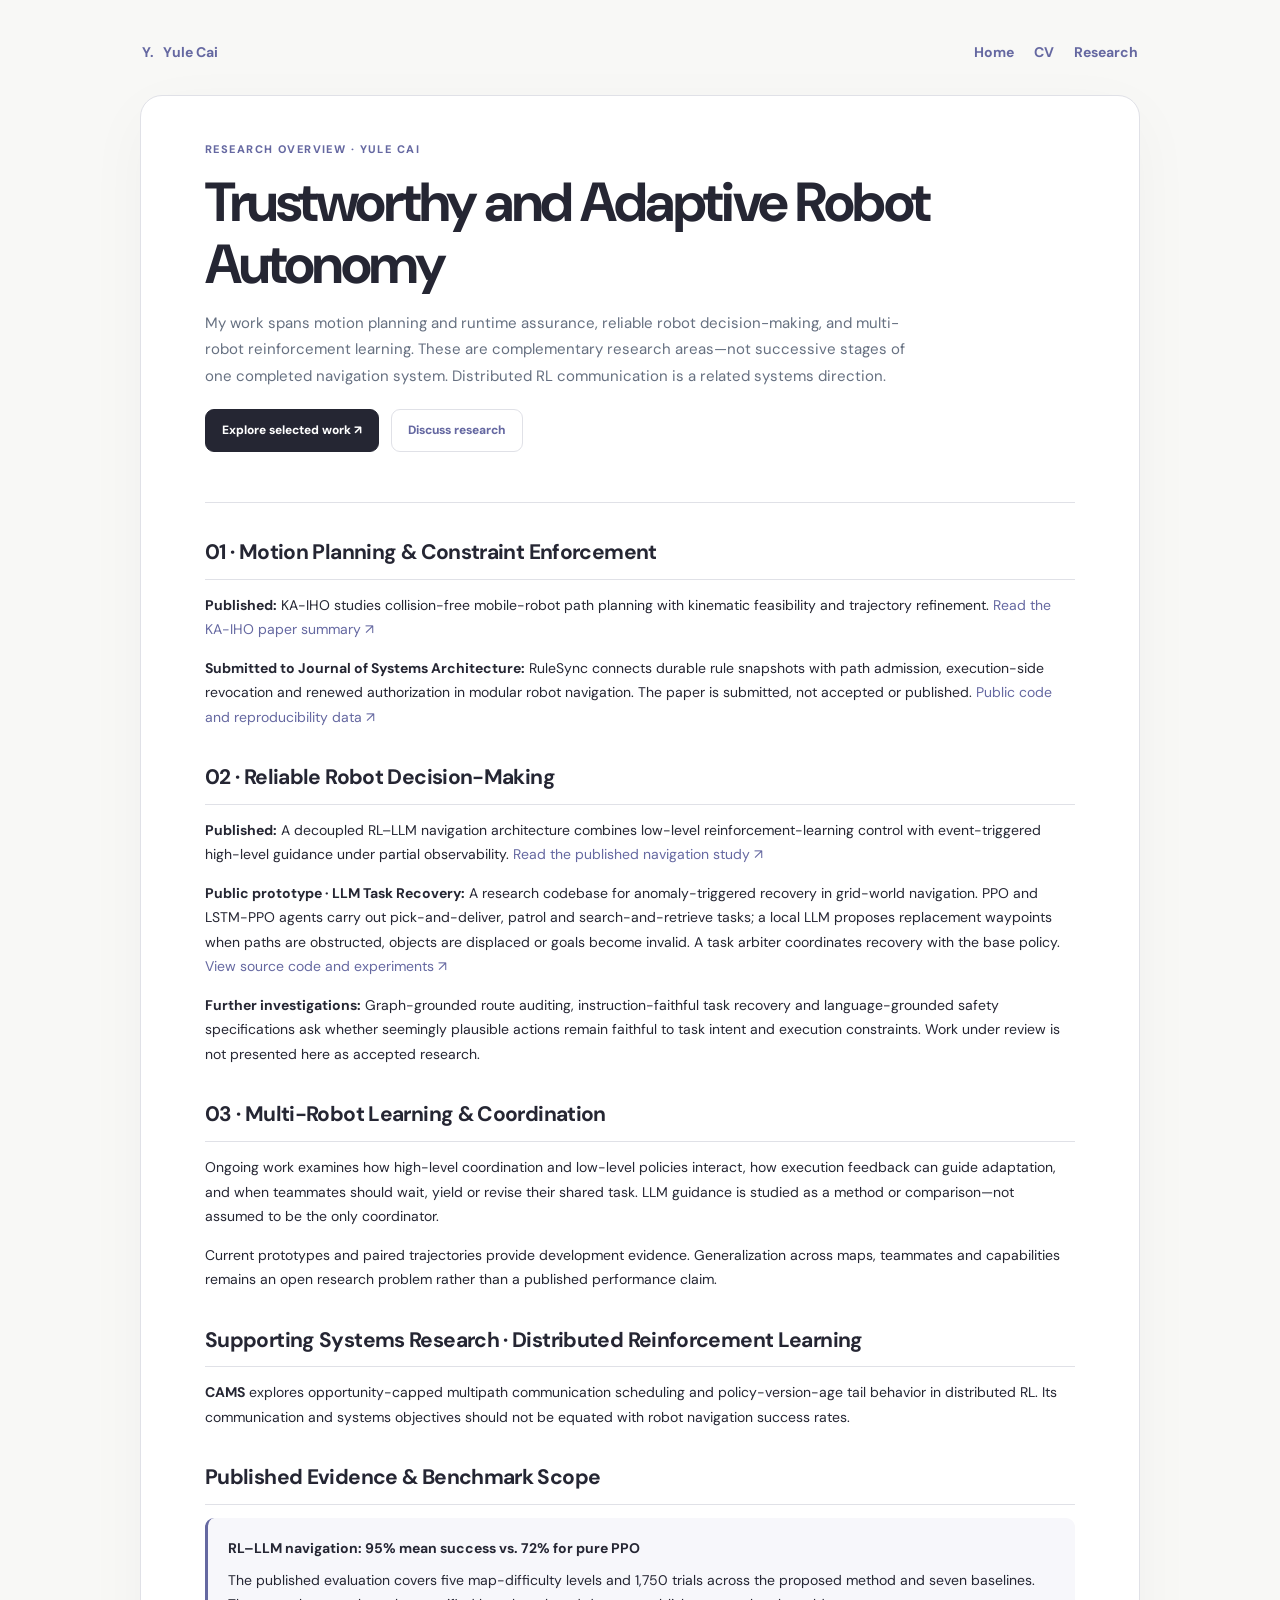
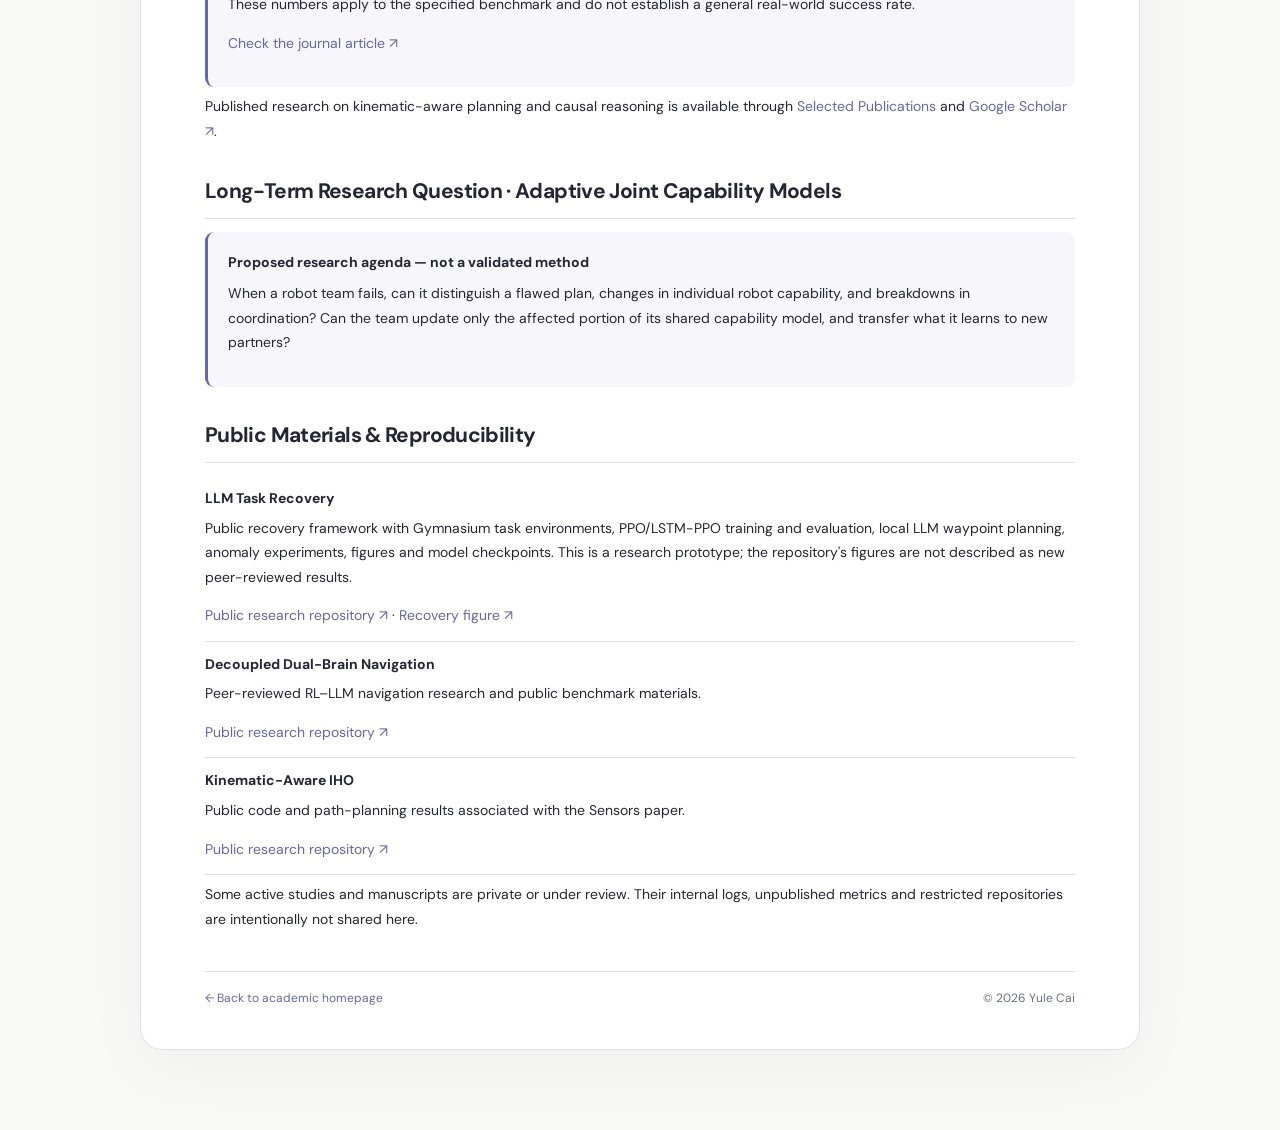
<file: research.html>
<!doctype html><html lang="en"><head><meta charset="utf-8"><meta name="viewport" content="width=device-width,initial-scale=1"><title>Research overview · Yule Cai</title><meta name="description" content="Research in motion planning, runtime constraint assurance, reliable robot decisions, multi-robot learning and distributed reinforcement learning."><link rel="canonical" href="https://yule-cai.github.io/research.html"><link rel="stylesheet" href="/docs.css"><meta property="og:type" content="article"><meta property="og:title" content="Research overview"><meta property="og:description" content="Research in motion planning, runtime constraint assurance, reliable robot decisions, multi-robot learning and distributed reinforcement learning."><meta property="og:url" content="https://yule-cai.github.io/research.html"><link rel="stylesheet" href="/assets/motion.css?v=1.7"><script src="/assets/motion.js?v=1.7"></script><link rel="icon" type="image/png" sizes="32x32" href="/assets/yc-icon-32.png?v=2.1" />
  <link rel="icon" type="image/png" sizes="64x64" href="/assets/yc-icon-64.png?v=2.1" />
  <link rel="shortcut icon" href="/favicon.ico?v=2.1" />
  <link rel="apple-touch-icon" sizes="180x180" href="/assets/yc-icon-180.png?v=2.1" /></head><body><a class="skip" href="#main">Skip to content</a><nav class="doc-nav" aria-label="Page navigation"><a href="/">Y<span style="color:var(--accent)">.</span> &nbsp; Yule Cai</a><div class="doc-nav-links"><a href="/">Home</a><a href="/cv.html">CV</a><a href="/research.html">Research</a></div></nav><main id="main" class="doc-main">
  <header class="doc-hero">
    <span class="doc-eyebrow">Research Overview · Yule Cai</span>
    <h1>Trustworthy and Adaptive Robot Autonomy</h1>
    <p>My work spans motion planning and runtime assurance, reliable robot decision-making, and multi-robot reinforcement learning. These are complementary research areas—not successive stages of one completed navigation system. Distributed RL communication is a related systems direction.</p>
    <div class="doc-buttons"><a class="doc-btn" href="/#research">Explore selected work ↗</a><a class="doc-btn secondary" href="mailto:caiyule0911@163.com">Discuss research</a></div>
  </header>
  <section class="doc-section" id="planning">
    <h2>01 · Motion Planning &amp; Constraint Enforcement</h2>
    <p><strong>Published:</strong> KA-IHO studies collision-free mobile-robot path planning with kinematic feasibility and trajectory refinement. <a href="/papers/iho.html">Read the KA-IHO paper summary ↗</a></p>
    <p><strong>Submitted to Journal of Systems Architecture:</strong> RuleSync connects durable rule snapshots with path admission, execution-side revocation and renewed authorization in modular robot navigation. The paper is submitted, not accepted or published. <a href="https://github.com/Yule-Cai/R2I-RL" target="_blank" rel="noopener noreferrer">Public code and reproducibility data ↗</a></p>
  </section>
  <section class="doc-section" id="decision-reliability">
    <h2>02 · Reliable Robot Decision-Making</h2>
    <p><strong>Published:</strong> A decoupled RL–LLM navigation architecture combines low-level reinforcement-learning control with event-triggered high-level guidance under partial observability. <a href="/papers/edge.html">Read the published navigation study ↗</a></p>
    <p><strong>Public prototype · LLM Task Recovery:</strong> A research codebase for anomaly-triggered recovery in grid-world navigation. PPO and LSTM-PPO agents carry out pick-and-deliver, patrol and search-and-retrieve tasks; a local LLM proposes replacement waypoints when paths are obstructed, objects are displaced or goals become invalid. A task arbiter coordinates recovery with the base policy. <a href="https://github.com/Yule-Cai/llm_task_recovery" target="_blank" rel="noopener noreferrer">View source code and experiments ↗</a></p>
    <p><strong>Further investigations:</strong> Graph-grounded route auditing, instruction-faithful task recovery and language-grounded safety specifications ask whether seemingly plausible actions remain faithful to task intent and execution constraints. Work under review is not presented here as accepted research.</p>
  </section>
  <section class="doc-section" id="multi-robot">
    <h2>03 · Multi-Robot Learning &amp; Coordination</h2>
    <p>Ongoing work examines how high-level coordination and low-level policies interact, how execution feedback can guide adaptation, and when teammates should wait, yield or revise their shared task. LLM guidance is studied as a method or comparison—not assumed to be the only coordinator.</p>
    <p>Current prototypes and paired trajectories provide development evidence. Generalization across maps, teammates and capabilities remains an open research problem rather than a published performance claim.</p>
  </section>
  <section class="doc-section" id="distributed-rl">
    <h2>Supporting Systems Research · Distributed Reinforcement Learning</h2>
    <p><strong>CAMS</strong> explores opportunity-capped multipath communication scheduling and policy-version-age tail behavior in distributed RL. Its communication and systems objectives should not be equated with robot navigation success rates.</p>
  </section>
  <section class="doc-section" id="published-evidence">
    <h2>Published Evidence &amp; Benchmark Scope</h2>
    <div class="doc-callout"><strong>RL–LLM navigation: 95% mean success vs. 72% for pure PPO</strong>
      <p>The published evaluation covers five map-difficulty levels and 1,750 trials across the proposed method and seven baselines. These numbers apply to the specified benchmark and do not establish a general real-world success rate.</p>
      <p><a href="https://doi.org/10.1007/s44443-026-00870-9" target="_blank" rel="noopener noreferrer">Check the journal article ↗</a></p>
    </div>
    <p>Published research on kinematic-aware planning and causal reasoning is available through <a href="/#publications">Selected Publications</a> and <a href="https://scholar.google.com/citations?user=W8lwxUYAAAAJ" target="_blank" rel="noopener noreferrer">Google Scholar ↗</a>.</p>
  </section>
  <section class="doc-section" id="future">
    <h2>Long-Term Research Question · Adaptive Joint Capability Models</h2>
    <div class="doc-callout"><strong>Proposed research agenda — not a validated method</strong>
      <p>When a robot team fails, can it distinguish a flawed plan, changes in individual robot capability, and breakdowns in coordination? Can the team update only the affected portion of its shared capability model, and transfer what it learns to new partners?</p>
    </div>
  </section>
  <section class="doc-section" id="evidence">
    <h2>Public Materials &amp; Reproducibility</h2>
    <div class="doc-list-item"><strong>LLM Task Recovery</strong><p>Public recovery framework with Gymnasium task environments, PPO/LSTM-PPO training and evaluation, local LLM waypoint planning, anomaly experiments, figures and model checkpoints. This is a research prototype; the repository's figures are not described as new peer-reviewed results.</p><a href="https://github.com/Yule-Cai/llm_task_recovery" target="_blank" rel="noopener noreferrer">Public research repository ↗</a> · <a href="https://github.com/Yule-Cai/llm_task_recovery/blob/main/figures/fig_map_viz_recovery.png" target="_blank" rel="noopener noreferrer">Recovery figure ↗</a></div>
    <div class="doc-list-item"><strong>Decoupled Dual-Brain Navigation</strong><p>Peer-reviewed RL–LLM navigation research and public benchmark materials.</p><a href="https://github.com/Yule-Cai/Decoupled-Dual-Brain-Nav" target="_blank" rel="noopener noreferrer">Public research repository ↗</a></div>
    <div class="doc-list-item"><strong>Kinematic-Aware IHO</strong><p>Public code and path-planning results associated with the Sensors paper.</p><a href="https://github.com/Yule-Cai/Kinematic-Aware-IHO" target="_blank" rel="noopener noreferrer">Public research repository ↗</a></div>
    <p>Some active studies and manuscripts are private or under review. Their internal logs, unpublished metrics and restricted repositories are intentionally not shared here.</p>
  </section>
  <footer class="doc-footer"><a href="/">← Back to academic homepage</a><span style="float:right">© 2026 Yule Cai</span></footer>
</main></body></html>
</file>
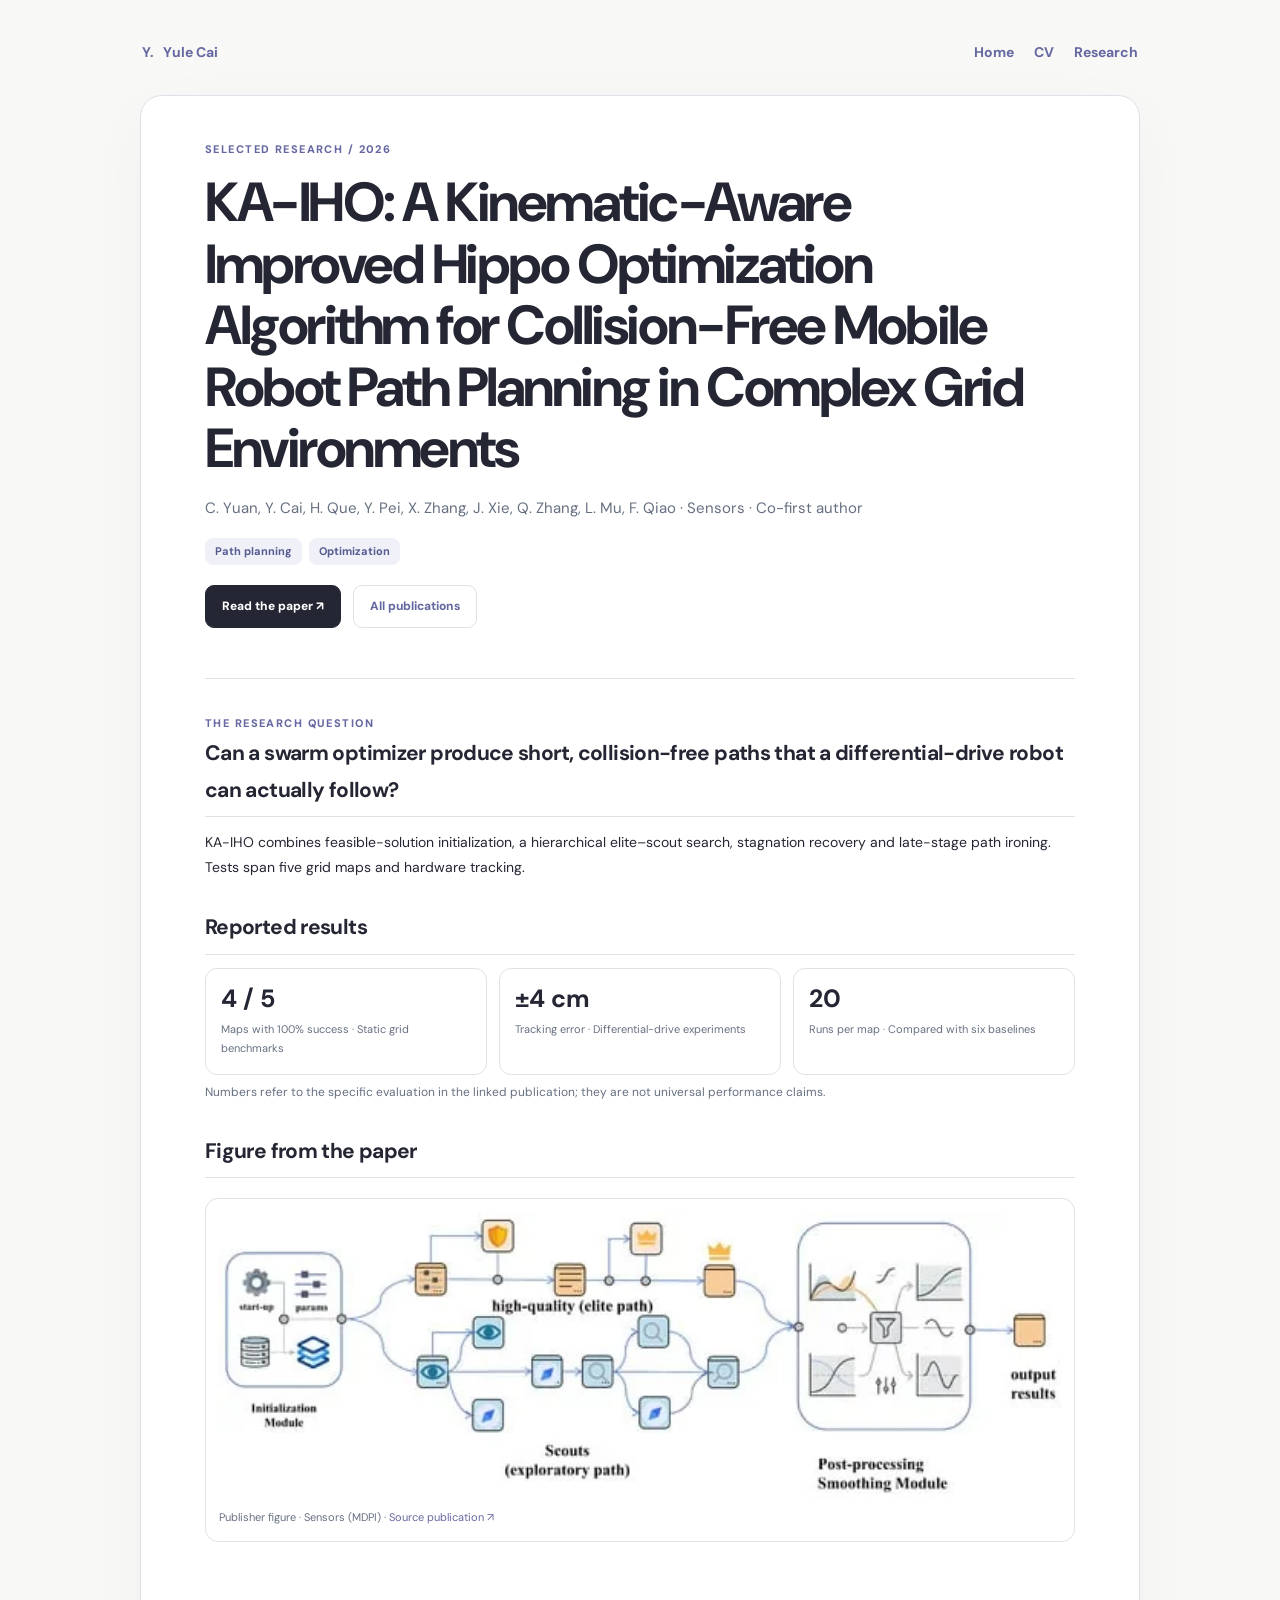
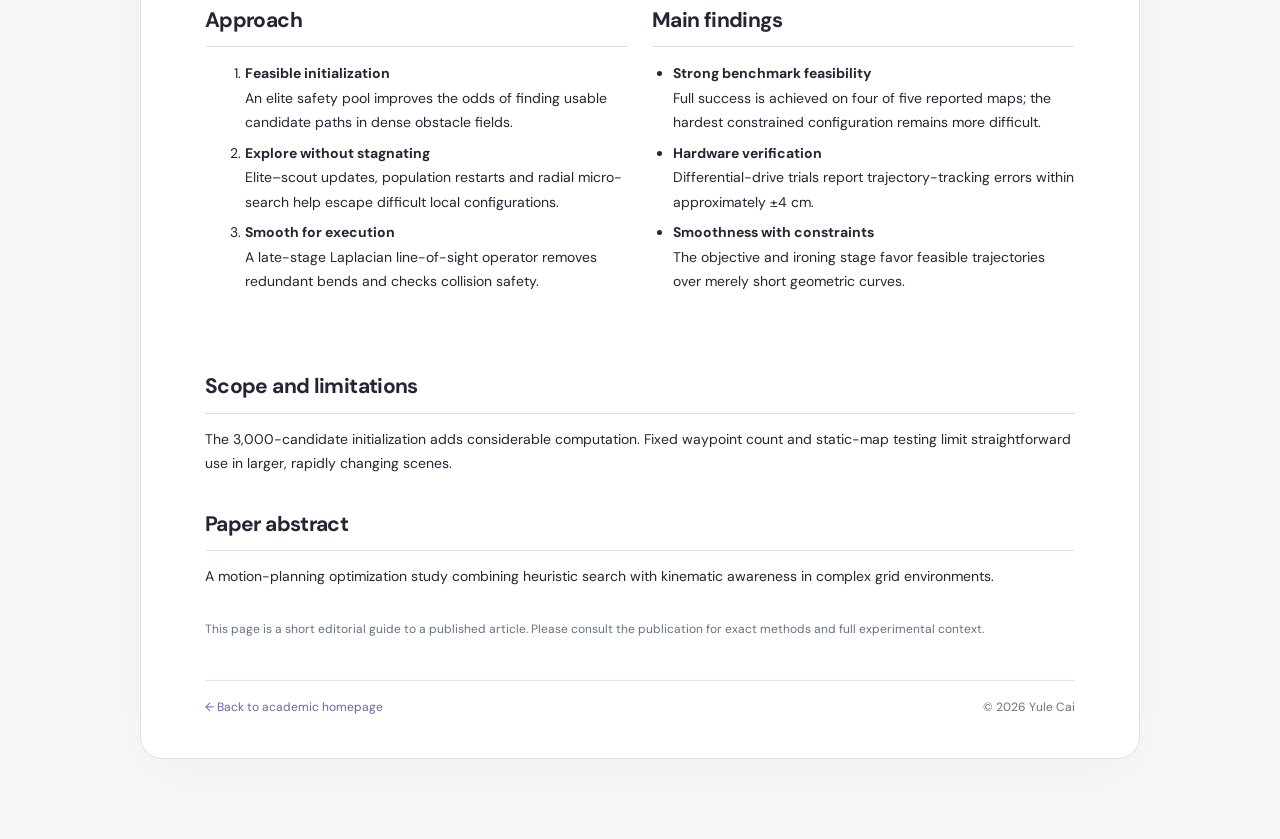
<file: papers/iho.html>
<!doctype html><html lang="en"><head><meta charset="utf-8"><meta name="viewport" content="width=device-width,initial-scale=1"><title>KA-IHO: A Kinematic-Aware Improved Hippo Optimization Algorithm for Collision-Free Mobile Robot Path Planning in Complex Grid Environments · Yule Cai</title><meta name="description" content="Can a swarm optimizer produce short, collision-free paths that a differential-drive robot can actually follow?"><link rel="canonical" href="https://yule-cai.github.io/papers/iho.html"><link rel="stylesheet" href="/docs.css"><meta property="og:type" content="article"><meta property="og:title" content="KA-IHO: A Kinematic-Aware Improved Hippo Optimization Algorithm for Collision-Free Mobile Robot Path Planning in Complex Grid Environments"><meta property="og:description" content="Can a swarm optimizer produce short, collision-free paths that a differential-drive robot can actually follow?"><meta property="og:url" content="https://yule-cai.github.io/papers/iho.html"><script type="application/ld+json">{"@context": "https://schema.org", "@type": "ScholarlyArticle", "headline": "KA-IHO: A Kinematic-Aware Improved Hippo Optimization Algorithm for Collision-Free Mobile Robot Path Planning in Complex Grid Environments", "datePublished": "2026", "name": "KA-IHO: A Kinematic-Aware Improved Hippo Optimization Algorithm for Collision-Free Mobile Robot Path Planning in Complex Grid Environments", "identifier": "https://doi.org/10.3390/s26082416", "url": "https://doi.org/10.3390/s26082416", "isPartOf": {"@type": "Periodical", "name": "Sensors"}, "about": ["Path planning", "Optimization"], "abstract": "A motion-planning optimization study combining heuristic search with kinematic awareness in complex grid environments."}</script><link rel="stylesheet" href="/assets/motion.css?v=1.7"><script src="/assets/motion.js?v=1.7"></script><link rel="icon" type="image/png" sizes="32x32" href="/assets/yc-icon-32.png?v=2.1" />
  <link rel="icon" type="image/png" sizes="64x64" href="/assets/yc-icon-64.png?v=2.1" />
  <link rel="shortcut icon" href="/favicon.ico?v=2.1" />
  <link rel="apple-touch-icon" sizes="180x180" href="/assets/yc-icon-180.png?v=2.1" /></head><body><a class="skip" href="#main">Skip to content</a><nav class="doc-nav" aria-label="Page navigation"><a href="/">Y<span style="color:var(--accent)">.</span> &nbsp; Yule Cai</a><div class="doc-nav-links"><a href="/">Home</a><a href="/cv.html">CV</a><a href="/research.html">Research</a></div></nav><main id="main" class="doc-main"><header class="doc-hero"><span class="doc-eyebrow">Selected research / 2026</span><h1>KA-IHO: A Kinematic-Aware Improved Hippo Optimization Algorithm for Collision-Free Mobile Robot Path Planning in Complex Grid Environments</h1><p>C. Yuan, Y. Cai, H. Que, Y. Pei, X. Zhang, J. Xie, Q. Zhang, L. Mu, F. Qiao · Sensors · Co-first author</p><div class="doc-tags"><span class="doc-tag">Path planning</span><span class="doc-tag">Optimization</span></div><div class="doc-buttons"><a href="https://doi.org/10.3390/s26082416" class="doc-btn" target="_blank" rel="noreferrer">Read the paper ↗</a><a class="doc-btn secondary" href="/#publications">All publications</a></div></header><section class="doc-section"><span class="doc-eyebrow">The research question</span><h2>Can a swarm optimizer produce short, collision-free paths that a differential-drive robot can actually follow?</h2><p>KA-IHO combines feasible-solution initialization, a hierarchical elite–scout search, stagnation recovery and late-stage path ironing. Tests span five grid maps and hardware tracking.</p></section><section class="doc-section"><h2>Reported results</h2><div class="doc-grid"><div class="doc-stat"><strong>4 / 5</strong><span>Maps with 100% success · Static grid benchmarks</span></div><div class="doc-stat"><strong>±4 cm</strong><span>Tracking error · Differential-drive experiments</span></div><div class="doc-stat"><strong>20</strong><span>Runs per map · Compared with six baselines</span></div></div><p class="doc-meta">Numbers refer to the specific evaluation in the linked publication; they are not universal performance claims.</p></section><section class="doc-section"><h2>Figure from the paper</h2><figure class="doc-figure"><img src="/assets/paper-iho.webp" alt="Original publication figure" loading="lazy" decoding="async"><figcaption>Publisher figure · Sensors (MDPI) · <a href="https://doi.org/10.3390/s26082416">Source publication ↗</a></figcaption></figure></section><div class="doc-split"><section class="doc-section"><h2>Approach</h2><ol><li><strong>Feasible initialization</strong><br>An elite safety pool improves the odds of finding usable candidate paths in dense obstacle fields.</li><li><strong>Explore without stagnating</strong><br>Elite–scout updates, population restarts and radial micro-search help escape difficult local configurations.</li><li><strong>Smooth for execution</strong><br>A late-stage Laplacian line-of-sight operator removes redundant bends and checks collision safety.</li></ol></section><section class="doc-section"><h2>Main findings</h2><ul><li><strong>Strong benchmark feasibility</strong><br>Full success is achieved on four of five reported maps; the hardest constrained configuration remains more difficult.</li><li><strong>Hardware verification</strong><br>Differential-drive trials report trajectory-tracking errors within approximately ±4 cm.</li><li><strong>Smoothness with constraints</strong><br>The objective and ironing stage favor feasible trajectories over merely short geometric curves.</li></ul></section></div><section class="doc-section"><h2>Scope and limitations</h2><p>The 3,000-candidate initialization adds considerable computation. Fixed waypoint count and static-map testing limit straightforward use in larger, rapidly changing scenes.</p></section><section class="doc-section"><h2>Paper abstract</h2><p>A motion-planning optimization study combining heuristic search with kinematic awareness in complex grid environments.</p></section><p class="doc-meta">This page is a short editorial guide to a published article. Please consult the publication for exact methods and full experimental context.</p><footer class="doc-footer"><a href="/">← Back to academic homepage</a><span style="float:right">© 2026 Yule Cai</span></footer></main></body></html>
</file>
<file: styles.css>
@import url('https://fonts.googleapis.com/css2?family=DM+Sans:wght@400;500;600;700&family=Manrope:wght@400;500;600;700;800&family=Newsreader:ital,opsz,wght@0,6..72,400;0,6..72,500;1,6..72,400;1,6..72,500&display=swap');
:root{--bg:#f8f8f6;--surface:#fff;--ink:#232530;--muted:#78808c;--line:#e9e9e5;--accent:#63669c;--accent-soft:#f0f0f8;--violet:#b3b3d7;--soft:#f4f4f2;--shadow:0 16px 55px rgba(41,46,62,.06);color-scheme:light}
:root[data-theme="dark"]{--bg:#171a20;--surface:#21252e;--ink:#f0f0ef;--muted:#a4a9b2;--line:#373a42;--accent:#aeb1f1;--accent-soft:#2b2e46;--violet:#888fc2;--soft:#272b33;--shadow:0 16px 55px rgba(0,0,0,.2);color-scheme:dark}
*{box-sizing:border-box}html{scroll-behavior:smooth;scroll-padding-top:115px}body{margin:0;background:var(--bg);font-family:'DM Sans','Manrope',sans-serif;font-size:14px;line-height:1.64;color:var(--ink);-webkit-font-smoothing:antialiased}button,a{font:inherit}button{cursor:pointer}a{color:inherit;text-decoration:none}a:focus-visible,button:focus-visible{outline:2px solid var(--accent);outline-offset:4px}button{border:0}img{display:block;max-width:100%}.ambient{pointer-events:none;position:fixed;border-radius:50%;filter:blur(80px);opacity:.36;z-index:-1}.ambient-one{width:500px;height:500px;top:140px;left:-200px;background:#dbd8f6}.ambient-two{width:370px;height:370px;bottom:80px;right:-180px;background:#e5e7eb}.global-header{position:sticky;z-index:20;top:12px;max-width:1250px;margin:12px auto 0;min-height:65px;padding:0 21px 0 24px;border:1px solid rgba(196,198,205,.38);border-radius:21px;background:color-mix(in srgb,var(--surface) 82%,transparent);box-shadow:0 7px 25px rgba(37,40,54,.055);backdrop-filter:blur(24px);display:flex;align-items:center;gap:34px}.brand{display:flex;align-items:center;gap:9px;white-space:nowrap}.brand-mark{font-family:'Newsreader',serif;font-size:29px;font-weight:500;letter-spacing:-3px}.brand-dot{color:var(--accent)}.brand-caption{font-size:12px;font-weight:800;letter-spacing:.09em}.brand-caption small{display:block;font-size:8px;font-weight:600;color:var(--muted);letter-spacing:.15em;margin-top:-4px}.primary-nav{display:flex;gap:5px;align-items:center;justify-content:center;flex:1}.primary-nav a{padding:9px 12px;border-radius:10px;font-weight:600;font-size:11px;color:var(--muted);transition:all .2s}.primary-nav a:hover,.primary-nav a.active{color:var(--accent);background:var(--accent-soft)}.header-actions{display:flex;gap:7px;align-items:center}.header-button{height:33px;min-width:36px;padding:0 10px;border-radius:9px;background:transparent;color:var(--ink);font-size:12px;font-weight:700}.header-button:hover{background:var(--soft)}.theme-button{font-size:18px}.get-in-touch{display:flex;align-items:center;gap:15px;background:var(--ink);color:var(--bg);border-radius:11px;padding:10px 15px;font-size:11px;font-weight:700}.get-in-touch span{font-size:15px}.mobile-menu{display:none;background:none;color:var(--ink);font-size:24px}
.layout{display:grid;grid-template-columns:330px minmax(0,1fr);column-gap:67px;max-width:1190px;margin:43px auto 0;padding:0 24px}.profile-sticky{position:sticky;top:113px}.portrait-frame{width:260px;max-width:100%;aspect-ratio:1;overflow:hidden;position:relative;border-radius:50%;background:linear-gradient(138deg,#e5e1de 0%,#c9cbcf 100%);box-shadow:var(--shadow)}.portrait-shape{position:absolute;inset:0;background:radial-gradient(ellipse at 80% 18%,#ede9f7,transparent 63%)}.portrait{position:absolute;width:100%;height:100%;object-fit:cover;object-position:center;z-index:1}.portrait-fallback{position:absolute;inset:0;display:flex;align-items:center;justify-content:center;font:95px 'Newsreader',serif;color:#7d80a0}.portrait-label{position:absolute;bottom:17px;left:50%;transform:translateX(-50%);white-space:nowrap;z-index:2;font-size:9px;font-weight:700;letter-spacing:.15em;color:white;background:#343c51a8;border:1px solid #ffffff55;backdrop-filter:blur(10px);padding:8px 12px;border-radius:20px}.profile-heading{margin-top:26px}.eyebrow{font-size:10px;letter-spacing:.14em;font-weight:800;color:var(--accent)}.with-point:before{content:'◆';font-size:8px;margin-right:9px}.profile-heading h1{margin:6px 0 4px;font-size:43px;line-height:1.12;letter-spacing:-.065em;font-weight:800}.period{color:var(--accent)}.profile-heading p{font-size:12px;color:var(--muted);line-height:1.8;margin:6px 0 0;font-weight:600}.separator{color:#bcbece;margin:0 3px}.profile-rule{margin:26px 0 21px;border-bottom:1px solid var(--line)}.profile-affiliation{display:flex;align-items:center;gap:13px}.round-icon{width:36px;height:36px;border:1px solid var(--line);border-radius:13px;display:grid;place-items:center;color:var(--accent);font-size:21px;background:var(--surface)}.profile-affiliation strong{font-size:12px;display:block}.profile-affiliation small{display:block;color:var(--muted);font-size:11px;margin-top:2px}.socials{display:flex;gap:9px;margin-top:20px}.socials a{width:42px;height:38px;border-radius:11px;display:grid;place-items:center;background:var(--surface);border:1px solid var(--line);font-size:12px;font-weight:800;color:var(--accent);transition:transform .2s,background .2s}.socials a:hover{transform:translateY(-3px);background:var(--accent-soft)}.profile-bottom{display:flex;gap:9px;align-items:center;font-size:11px;color:var(--muted);margin-top:25px}.availability-dot{width:7px;height:7px;background:#70a58c;border-radius:50%;box-shadow:0 0 0 4px #70a58c22}
.content-column{min-width:0}.content-column section{scroll-margin-top:110px}.intro-section{padding:10px 0 40px}.section-kicker{font-size:10px;letter-spacing:.13em;font-weight:800;color:var(--accent)}.intro-section>.section-kicker{display:flex;align-items:center;gap:15px}.kicker-line{width:35px;height:1px;background:var(--violet)}.intro-title{font-size:clamp(37px,4vw,58px);line-height:1.16;letter-spacing:-.065em;margin:22px 0 23px;max-width:730px;font-weight:700}.intro-title em{font-family:'Newsreader',serif;font-weight:400;color:var(--accent);letter-spacing:-.045em}.bio-text{max-width:670px;color:var(--muted);font-size:13px;line-height:2}.bio-text p{margin:0 0 13px}.research-tags{display:flex;flex-wrap:wrap;gap:8px;margin-top:23px}.research-tags span{font-size:10px;font-weight:700;letter-spacing:.01em;padding:6px 12px;border:1px solid var(--line);background:var(--surface);color:var(--ink);border-radius:30px}.content-column>section:not(.intro-section){padding:43px 0 39px;border-top:1px solid var(--line)}.section-heading{display:flex;justify-content:space-between;align-items:center;margin-bottom:24px}.section-heading h2{font-size:31px;letter-spacing:-.06em;margin:5px 0 0;font-weight:800;line-height:1.3}.section-heading h2 span{font-family:'Newsreader',serif;font-weight:400;font-style:italic;color:var(--accent);letter-spacing:-.02em}.section-number{font-size:12px;color:var(--muted);font-weight:700}.news-list{background:var(--surface);border:1px solid var(--line);border-radius:17px;overflow:hidden}.news-row{display:grid;grid-template-columns:74px 1fr auto;gap:14px;align-items:start;padding:17px 20px;border-bottom:1px solid var(--line)}.news-row:last-child{border-bottom:0}.news-date{color:var(--accent);font-weight:800;font-size:11px}.news-body{font-size:12px;line-height:1.8}.news-body a{text-decoration:underline;text-underline-offset:3px;text-decoration-color:var(--violet)}.news-type{color:var(--muted);font-size:10px;background:var(--soft);border-radius:20px;padding:3px 9px;white-space:nowrap}.publication-toolbar{display:flex;align-items:center;justify-content:space-between;gap:20px;margin-bottom:22px}.publication-toolbar p{color:var(--muted);font-size:12px;max-width:350px;margin:0}.pub-filters{display:flex;padding:4px;background:var(--soft);border:1px solid var(--line);border-radius:12px;gap:2px}.filter{background:transparent;color:var(--muted);padding:6px 10px;white-space:nowrap;border-radius:8px;font-size:10px;font-weight:700}.filter.active{background:var(--surface);color:var(--accent);box-shadow:0 2px 5px #0000000e}.publication-list{display:grid;gap:15px}.pub-card{display:grid;grid-template-columns:180px minmax(0,1fr);gap:20px;background:var(--surface);border:1px solid var(--line);border-radius:17px;padding:15px;transition:transform .2s,border .2s,box-shadow .2s}.pub-card:hover{transform:translateY(-2px);border-color:#aeafcd;box-shadow:var(--shadow)}.pub-cover{height:159px;width:100%;object-fit:cover;border-radius:11px;background:#e8e8ed}.pub-meta{display:flex;align-items:center;flex-wrap:wrap;gap:7px;margin-bottom:7px}.pub-venue{font-size:10px;font-weight:800;color:var(--accent);background:var(--accent-soft);border-radius:6px;padding:3px 8px}.pub-year{font-size:10px;font-weight:700;color:var(--muted)}.pub-role{font-size:9px;color:#557d70;background:#e9f2ef;padding:3px 8px;border-radius:6px;font-weight:700}.pub-title{font-size:14px;font-weight:800;line-height:1.48;margin:0 0 7px;letter-spacing:-.015em}.pub-title button{background:none;border:0;text-align:left;color:inherit;font-weight:inherit;padding:0;line-height:inherit}.pub-title button:hover{color:var(--accent)}.pub-authors{font-size:11px;line-height:1.55;color:var(--muted);margin:0 0 9px}.pub-tags{display:flex;flex-wrap:wrap;gap:6px;margin-bottom:11px}.pub-tags span{font-size:9px;color:var(--muted);background:var(--soft);padding:3px 7px;border-radius:4px}.pub-actions{display:flex;gap:8px;flex-wrap:wrap}.pub-actions a,.pub-actions button{border:1px solid var(--line);background:transparent;border-radius:7px;padding:5px 10px;color:var(--ink);font-size:10px;font-weight:700}.pub-actions a:hover,.pub-actions button:hover{background:var(--accent-soft);color:var(--accent)}.archive-link{display:flex;justify-content:space-between;align-items:center;margin-top:17px;padding:13px 16px;border:1px solid var(--line);border-radius:12px;font-size:12px;font-weight:700}.archive-link:hover{background:var(--surface);color:var(--accent)}.section-lede{font-size:13px;color:var(--muted);margin:-7px 0 25px;max-width:530px}.focus-grid{display:grid;grid-template-columns:repeat(3,1fr);gap:10px}.focus-card{padding:17px 15px;border:1px solid var(--line);border-radius:14px;background:var(--surface)}.focus-mark{display:flex;align-items:center;justify-content:space-between;color:var(--accent);margin-bottom:12px}.focus-mark .mono{font-weight:800;font-size:10px;color:var(--muted)}.focus-mark svg{width:38px;height:35px}.focus-card h3{font-size:12px;line-height:1.5;margin:0 0 8px}.focus-card p{margin:0;color:var(--muted);font-size:10px;line-height:1.7}.projects-label{display:flex;justify-content:space-between;align-items:center;font-weight:800;letter-spacing:.12em;font-size:10px;color:var(--muted);margin:32px 0 15px}.projects-list{display:grid;grid-template-columns:repeat(2,minmax(0,1fr));gap:13px}.project-card{background:var(--surface);border:1px solid var(--line);border-radius:16px;overflow:hidden;display:flex;flex-direction:column;transition:transform .2s,box-shadow .2s}.project-card:hover{transform:translateY(-2px);box-shadow:var(--shadow)}.project-art{width:100%;aspect-ratio:1.95;object-fit:cover;background:var(--soft)}.project-content{padding:14px 17px 18px;display:flex;flex-direction:column;flex:1}.project-category{font-size:9px;letter-spacing:.09em;font-weight:800;color:var(--accent);margin-bottom:7px}.project-card h3{margin:0 0 7px;font-size:14px;letter-spacing:-.02em}.project-card p{color:var(--muted);font-size:11px;line-height:1.7;margin:0 0 14px}.project-link{font-weight:800;font-size:11px;color:var(--accent);margin-top:auto}.experience-content{display:grid;gap:13px}.timeline-item{display:grid;grid-template-columns:118px minmax(0,1fr);gap:20px;padding:19px 20px;background:var(--surface);border:1px solid var(--line);border-radius:14px}.timeline-date{font-weight:800;color:var(--accent);font-size:11px}.timeline-item h3{font-size:14px;margin:0 0 3px}.timeline-item .organization{font-size:12px;font-weight:700;margin:0 0 6px}.timeline-item p{font-size:11px;color:var(--muted);margin:0;line-height:1.8}.footer{display:flex;justify-content:space-between;gap:20px;align-items:center;padding:25px 0 45px;border-top:1px solid var(--line)}.footer-sign{font:italic 25px 'Newsreader',serif}.footer-sign span{color:var(--accent)}.footer p{margin:0;font-size:11px;color:var(--muted)}.footer-right{text-align:right;display:flex;flex-direction:column;gap:3px;font-size:10px;color:var(--muted)}.footer-right a{color:var(--accent);font-weight:700}.footer-right small{font-size:9px}
.paper-dialog{padding:0;border:1px solid var(--line);background:var(--surface);color:var(--ink);border-radius:21px;box-shadow:0 35px 100px #11121e5b;width:min(800px,calc(100vw - 30px));max-height:min(93vh,980px);overflow-y:auto}.paper-dialog::backdrop{background:rgba(23,25,34,.65);backdrop-filter:blur(7px)}.modal-shell{padding:36px;position:relative}.modal-close{position:sticky;z-index:4;top:0;float:right;width:35px;height:35px;border:1px solid var(--line);border-radius:50%;background:var(--surface);color:var(--ink);font-size:14px}.modal-overline{font-size:10px;letter-spacing:.13em;font-weight:800;color:var(--accent)}.modal-title{font-size:clamp(24px,3vw,36px);line-height:1.25;letter-spacing:-.05em;margin:14px 0}.modal-sub{color:var(--muted);font-size:12px}.modal-cover{height:230px;object-fit:cover;width:100%;border-radius:13px;margin:19px 0}.modal-takeaway{font:italic 28px/1.25 'Newsreader',serif;color:var(--accent);margin:16px 0}.modal-section{margin-top:22px;border-top:1px solid var(--line);padding-top:19px}.modal-section h3{font-size:13px;margin:0 0 9px}.modal-section p,.modal-section li{font-size:12px;line-height:1.85;color:var(--muted)}.modal-section ol{margin:0;padding-left:19px}.modal-actions{display:flex;gap:9px;flex-wrap:wrap;margin-top:18px}.modal-actions a,.modal-actions button{padding:10px 14px;border-radius:9px;background:var(--accent-soft);color:var(--accent);font-size:11px;font-weight:800}.modal-actions a.primary{background:var(--accent);color:#fff}.toast{position:fixed;bottom:28px;left:50%;transform:translate(-50%,20px);opacity:0;pointer-events:none;border:1px solid var(--line);background:var(--ink);color:var(--bg);padding:10px 15px;border-radius:10px;box-shadow:var(--shadow);font-size:12px;z-index:50;transition:all .2s}.toast.show{transform:translate(-50%,0);opacity:1}
@media(max-width:1020px){.global-header{margin:10px 15px 0}.layout{gap:35px;grid-template-columns:275px minmax(0,1fr);padding:0 23px}.primary-nav a{padding:7px}.brand-caption small{display:none}.get-in-touch{display:none}.pub-card{grid-template-columns:145px minmax(0,1fr)}.pub-cover{height:148px}.focus-grid{grid-template-columns:repeat(3,1fr)}}
@media(max-width:760px){.global-header{top:7px;padding:0 13px 0 17px;min-height:58px;border-radius:16px;gap:10px}.brand{margin-right:auto}.brand-caption{font-size:11px}.header-actions{gap:0}.mobile-menu{display:block;font-size:20px}.primary-nav{display:none;position:absolute;top:66px;left:0;right:0;padding:12px;border:1px solid var(--line);background:var(--surface);box-shadow:var(--shadow);border-radius:15px;flex-direction:column;align-items:stretch}.primary-nav.open{display:flex}.primary-nav a{padding:10px 14px}.layout{display:block;margin-top:25px;padding:0 18px}.profile-sticky{display:grid;position:static;grid-template-columns:128px 1fr;gap:0 18px}.portrait-frame{grid-row:span 3;aspect-ratio:1;border-radius:50%;align-self:start;width:100%;max-width:128px}.portrait-label{display:none}.profile-heading{margin-top:4px}.profile-heading h1{font-size:33px}.profile-heading p{font-size:11px}.profile-rule,.profile-bottom{display:none}.profile-affiliation{grid-column:2;align-self:center}.profile-affiliation strong{font-size:10px}.profile-affiliation small{font-size:9px}.round-icon{width:30px;height:30px}.socials{grid-column:2;align-self:end;margin-top:9px;gap:6px}.socials a{width:34px;height:30px;font-size:10px}.intro-section{padding-top:34px}.intro-title{font-size:clamp(35px,8vw,48px)}.content-column>section:not(.intro-section){padding:34px 0}.section-heading h2{font-size:29px}.publication-toolbar{align-items:stretch;flex-direction:column;gap:12px}.pub-filters{width:max-content}.pub-card{grid-template-columns:127px minmax(0,1fr);gap:13px;padding:10px}.pub-cover{height:141px}.pub-title{font-size:12px}.pub-venue{font-size:9px}.pub-authors{font-size:10px}.pub-tags{display:none}.focus-grid{grid-template-columns:repeat(3,1fr);gap:6px}.focus-card{padding:13px 10px}.focus-card h3{font-size:11px}.focus-card p{font-size:10px}.projects-list{gap:10px}.project-content{padding:12px}.project-card h3{font-size:12px}.project-card p{font-size:10px}.news-row{grid-template-columns:55px 1fr;gap:9px;padding:12px}.news-type{display:none}}
@media(max-width:430px){.profile-sticky{grid-template-columns:105px 1fr;gap:0 12px}.profile-heading h1{font-size:28px}.profile-heading p{font-size:10px}.eyebrow{font-size:8px}.portrait-frame{aspect-ratio:1}.socials{margin-top:7px}.socials a{width:31px;height:29px}.focus-grid{grid-template-columns:1fr}.focus-card{display:grid;grid-template-columns:45px 1fr;gap:0 13px}.focus-mark{grid-row:span 2;margin:0;align-self:center}.focus-mark .mono{display:none}.focus-card h3{margin-bottom:2px}.projects-list{grid-template-columns:1fr}.project-art{aspect-ratio:2.15}.pub-card{grid-template-columns:1fr}.pub-cover{height:158px;object-position:center}.pub-body{padding:3px 6px 7px}.pub-tags{display:flex}.timeline-item{grid-template-columns:1fr;gap:5px}.modal-shell{padding:21px}.modal-cover{height:175px}.footer{flex-direction:column;align-items:start}.footer-right{text-align:left}}
@media(prefers-reduced-motion:reduce){html{scroll-behavior:auto}*,*:before,*:after{transition:none!important}}

/* Publication media: real figures are shown in full, without decorative crops. */
.paper-visual{margin:0;width:100%;min-width:0;display:flex;flex-direction:column;gap:7px}
.paper-image-frame{height:159px;background:#fff;border:1px solid #e4e7eb;border-radius:10px;overflow:hidden;display:flex;align-items:center;justify-content:center;padding:8px}
.paper-visual .pub-cover{width:100%;height:100%;object-fit:contain;background:transparent;border-radius:0}
.paper-visual figcaption{font-size:9px;color:var(--muted);line-height:1.35;display:flex;gap:7px;align-items:flex-start;justify-content:space-between}
.paper-visual figcaption span{overflow:hidden;display:-webkit-box;-webkit-line-clamp:2;-webkit-box-orient:vertical}
.paper-visual figcaption a{flex-shrink:0;color:var(--accent);font-weight:700}
.paper-modal .paper-image-frame{height:auto;min-height:230px;max-height:450px;padding:15px}
.paper-modal .modal-cover{width:100%;height:auto;max-height:414px;margin:0;object-fit:contain;border-radius:0;background:transparent}
.paper-modal figcaption{font-size:11px}
.paper-empty{padding:16px;background:var(--soft);border:1px dashed var(--line);border-radius:11px;min-height:158px;justify-content:center;align-items:flex-start}
.paper-empty>span{font-size:9px;color:var(--accent);letter-spacing:.12em;font-weight:800}
.paper-empty>strong{font:600 18px/1.25 'Newsreader',serif;margin-top:4px}
.paper-empty>small{color:var(--muted);font-size:10px}
.paper-empty.paper-modal{min-height:180px}
.figure-unavailable{color:#687486;font-size:11px;padding:18px;text-align:center}
@media(max-width:1020px){.paper-image-frame{height:145px}}
@media(max-width:760px){.paper-image-frame{height:141px}}
@media(max-width:430px){.paper-image-frame{height:158px}}

/* v1.2: actual brand glyphs and responsive sidebar */
.profile-column,.profile-sticky,.profile-heading,.affiliation-details{min-width:0}
.profile-affiliation{min-width:0;align-items:center}
.affiliation-details{flex:1;min-width:0}
.profile-affiliation strong{line-height:1.4;overflow-wrap:break-word}
.round-icon{flex:0 0 36px}
.round-icon svg{width:19px;height:19px}
.socials{flex-wrap:wrap}
.socials a{flex-shrink:0}
.socials a svg{display:block;width:19px;height:19px;transition:transform .2s ease}
.socials a:hover svg{transform:scale(1.08)}
.socials a[aria-label="ORCID"]{color:#6d9d3e}
.socials a[aria-label="GitHub"]{color:var(--ink)}
.socials a[aria-label="Google Scholar"]{color:#5c70ab}
:root[data-theme="dark"] .socials a[aria-label="Google Scholar"]{color:#a9baff}
:root[data-theme="dark"] .socials a[aria-label="ORCID"]{color:#b0d883}
@media (min-width:761px) and (max-height:790px){.profile-sticky{position:static}}
@media(max-width:760px){
.profile-heading,.profile-affiliation{min-width:0}
.round-icon{flex-basis:30px}
.round-icon svg{width:17px;height:17px}
.socials a{width:35px;height:34px}
.socials a svg{width:16px;height:16px}
}
@media(max-width:430px){
.profile-sticky{grid-template-columns:100px minmax(0,1fr);gap:0 12px}
.profile-affiliation{gap:8px}
.profile-affiliation strong{font-size:10px;line-height:1.35}
.profile-affiliation small{font-size:9px;line-height:1.45}
.socials{gap:6px;margin-top:11px}
.socials a{width:32px;height:32px}
.socials a svg{width:15px;height:15px}
}

/* v1.3 · paper reading room: publisher figures + evidence-led previews */
.paper-dialog{width:min(970px,calc(100vw - 28px));max-height:min(94vh,1100px);border-radius:23px;scrollbar-gutter:stable}
.modal-shell{padding:40px 46px 34px}
.modal-close{position:sticky;top:0;float:right;display:grid;place-items:center;width:40px;height:40px;cursor:pointer;box-shadow:0 5px 16px rgba(22,26,40,.05)}
.study-header{padding-right:25px;padding-bottom:22px;border-bottom:1px solid var(--line)}
.study-header .modal-title{max-width:820px;margin:13px 0 13px;font-size:clamp(27px,3.6vw,38px);line-height:1.21;letter-spacing:-.042em}
.study-byline{display:flex;align-items:center;flex-wrap:wrap;gap:10px;font-size:13px;color:var(--ink);line-height:1.55;font-weight:600}
.study-byline span{display:inline-flex;padding:4px 9px;border-radius:7px;background:var(--accent-soft);color:var(--accent);font-size:10px;font-weight:800}
.study-header .modal-sub{margin-top:7px;font-size:12px}
.study-overview{margin:26px 0 22px;padding:26px 27px;border-radius:16px;background:linear-gradient(112deg,var(--accent-soft),var(--surface) 75%);border:1px solid var(--line);position:relative}
.study-eyebrow{font-size:10px;letter-spacing:.125em;font-weight:800;color:var(--accent)}
.study-overview h3{font-size:clamp(19px,2.5vw,25px);line-height:1.35;max-width:720px;margin:12px 0 10px;letter-spacing:-.023em;font-weight:700}
.study-overview p{font-size:12.5px;line-height:1.85;color:var(--muted);max-width:720px;margin:0}
.study-stats{display:grid;grid-template-columns:repeat(3,minmax(0,1fr));gap:11px;margin:0 0 27px}
.study-metric{padding:18px 19px 16px;border:1px solid var(--line);border-radius:12px;background:var(--surface);min-width:0}
.study-value{font-size:clamp(26px,3.4vw,36px);font-weight:800;line-height:1.1;letter-spacing:-.05em;color:var(--ink);font-variant-numeric:tabular-nums}
.study-metric-label{font-weight:800;font-size:11px;margin-top:9px;color:var(--accent)}
.study-metric p{font-size:10.5px;color:var(--muted);margin:4px 0 0;line-height:1.6}
.study-section{padding:0;min-width:0}
.study-section-caption{display:flex;align-items:center;gap:11px;margin:0 0 15px}
.study-section-caption span{font-weight:800;font-size:11px;color:var(--accent);font-variant-numeric:tabular-nums}
.study-section-caption h3{font-size:15px;line-height:1.25;letter-spacing:-.015em;margin:0;font-weight:800}
.study-gallery{border-top:1px solid var(--line);padding-top:23px}
.study-figure-tabs{display:flex;gap:8px;flex-wrap:wrap;margin:0 0 12px}
.study-figure-tab{cursor:pointer;display:flex;align-items:center;gap:7px;border:1px solid var(--line);background:var(--surface);padding:8px 10px;border-radius:8px;color:var(--muted);font-weight:800;font-size:11px;transition:border-color .16s,background .16s,color .16s}
.study-figure-tab small{font-weight:600;font-size:10px;color:inherit}
.study-figure-tab.active{background:var(--accent-soft);color:var(--accent);border-color:var(--theme-color-border,var(--accent))}
.study-figure-tab:focus-visible{outline:2px solid var(--accent);outline-offset:2px}
.study-figure-large{margin:0;border:1px solid var(--line);border-radius:15px;overflow:hidden}
.study-figure-viewport{position:relative;display:flex;align-items:center;justify-content:center;height:min(360px,46vw);min-height:250px;background:#fff;overflow:hidden;padding:18px}
.study-figure-viewport img{display:block;max-width:100%;max-height:100%;width:auto;height:auto;object-fit:contain}
.study-figure-error{position:absolute;inset:0;display:flex;align-items:center;justify-content:center;background:#fff;color:#586277;font-size:12px}
.study-figure-large figcaption{display:flex;justify-content:space-between;align-items:flex-start;gap:17px;padding:13px 16px;background:var(--surface)}
.study-figure-large figcaption strong{font-weight:800;font-size:12px;line-height:1.6}
.study-figure-large figcaption p{margin:4px 0 0;color:var(--muted);font-size:11px;line-height:1.65}
.study-figure-large figcaption a{white-space:nowrap;flex-shrink:0;font-size:10px;font-weight:800;color:var(--accent)}
.study-figure-section{border-top:1px solid var(--line);padding-top:23px}
.study-figure-section .paper-modal .paper-image-frame{max-height:390px}
.study-columns{display:grid;grid-template-columns:1fr 1fr;gap:30px;margin:29px 0 0;padding-top:26px;border-top:1px solid var(--line)}
.study-step-list,.study-finding-list{margin:0;padding:0;list-style:none;display:grid;gap:15px}
.study-step-list li,.study-finding-list li{display:flex;align-items:flex-start;gap:11px}
.study-step-number{font-size:11px;color:var(--accent);font-weight:800;line-height:1.6;min-width:21px}
.study-finding-marker{color:var(--accent);line-height:1.5;font-size:14px;min-width:17px;font-weight:800}
.study-step-list h4,.study-finding-list h4{font-size:12px;margin:0 0 4px;line-height:1.45;color:var(--ink)}
.study-step-list p,.study-finding-list p{margin:0;font-size:11px;line-height:1.78;color:var(--muted)}
.study-boundary{margin-top:28px;padding:18px 21px;border-left:3px solid var(--accent);background:var(--soft);border-radius:0 11px 11px 0}
.study-boundary p{font-size:11.5px;line-height:1.85;margin:8px 0 0;color:var(--muted)}
.study-abstract{margin-top:21px;border-block:1px solid var(--line)}
.study-abstract summary{display:flex;align-items:center;justify-content:space-between;cursor:pointer;padding:15px 2px;font-size:12px;font-weight:800;color:var(--ink);list-style:none}
.study-abstract summary::-webkit-details-marker{display:none}
.study-abstract summary span{color:var(--accent);font-size:18px}
.study-abstract p{font-size:11.5px;line-height:1.85;color:var(--muted);padding:0 2px 15px;margin:0}
.study-disclaimer{font-size:10px;color:var(--muted);line-height:1.65;margin:15px 0 0}
.paper-dialog .modal-actions{margin-top:23px;padding-top:6px}
.paper-dialog .modal-actions a,.paper-dialog .modal-actions button{font-size:11px}
@media(max-width:760px){
  .paper-dialog{width:calc(100vw - 20px);border-radius:17px}
  .modal-shell{padding:22px 23px 26px}
  .study-header .modal-title{font-size:26px}
  .study-overview{padding:19px 19px;margin-top:19px}
  .study-overview h3{font-size:19px}
  .study-stats{gap:7px}
  .study-metric{padding:12px 11px}
  .study-value{font-size:25px}
  .study-metric-label{font-size:9px}
  .study-metric p{font-size:9px}
  .study-figure-viewport{height:300px;min-height:215px;padding:10px}
  .study-columns{gap:20px}
}
@media(max-width:530px){
  .study-header{padding-right:0}
  .study-header .modal-title{font-size:23px;padding-right:6px}
  .study-byline{font-size:11px}
  .study-stats{grid-template-columns:repeat(3,minmax(0,1fr))}
  .study-value{font-size:23px}
  .study-metric{padding:12px 8px}
  .study-metric-label{font-size:9px}
  .study-metric p{font-size:8.5px}
  .study-figure-tab{gap:4px;padding:8px 9px}
  .study-figure-tab small{font-size:9px}
  .study-figure-viewport{height:280px}
  .study-figure-large figcaption{display:block;padding:12px}
  .study-figure-large figcaption a{display:inline-block;margin-top:10px}
  .study-columns{grid-template-columns:1fr;gap:27px}
  .study-overview h3{font-size:17px}
  .study-overview p{font-size:11.5px}
  .study-boundary{padding:15px 16px}
}


/* v1.4 — evidence-led academic information design */
.profile-cta{display:grid;gap:9px;margin-top:20px}
.profile-cta a{display:flex;align-items:center;justify-content:space-between;gap:10px;padding:12px 14px;min-height:44px;border:1px solid var(--line);border-radius:12px;font-size:11px;font-weight:800;transition:border-color .2s,transform .2s}
.profile-cta a:hover{border-color:var(--accent);transform:translateY(-1px)}
.profile-cta-primary{color:var(--surface);background:var(--ink)}
.profile-cta-secondary{color:var(--accent);background:var(--surface)}
.profile-cta a span{font-size:14px}
.research-premise{margin-top:24px;padding:19px 21px;background:var(--surface);border:1px solid var(--line);border-left:3px solid var(--accent);border-radius:13px;max-width:680px}
.premise-label{color:var(--accent);font-size:10px;font-weight:800;letter-spacing:.1em}
.research-premise p{font:500 clamp(17px,2vw,22px)/1.45 'Newsreader',serif;letter-spacing:-.015em;margin:9px 0 10px}
.research-premise a{font-size:11px;font-weight:800;color:var(--accent)}
.project-media-link{position:relative;display:block;background:var(--soft);overflow:hidden;border-bottom:1px solid var(--line);height:180px}
.project-card .project-art{width:100%;height:100%;aspect-ratio:auto;object-fit:contain;padding:10px;background:#fdfdfd;transition:transform .25s}
.project-media-link:hover .project-art{transform:scale(1.016)}
.project-evidence-chip{position:absolute;bottom:8px;left:9px;padding:4px 7px;border:1px solid rgba(220,221,225,.9);border-radius:7px;font-size:9px;font-weight:800;background:rgba(255,255,255,.96);color:#41475a}
.project-evidence-caption{margin:-5px 0 13px;color:var(--ink);font-size:10px;font-weight:650}
.project-evidence-caption span{font-weight:500;color:var(--muted)}
.project-actions{display:flex;align-items:center;flex-wrap:wrap;gap:12px;margin-top:auto}
.project-actions a{font-size:11px;font-weight:750}
.project-secondary-link{color:var(--muted)}
.project-secondary-link:hover{color:var(--accent)}
.modal-detail-link{font-weight:750}
@media(max-width:900px){.profile-cta{grid-template-columns:repeat(2,minmax(0,1fr));gap:8px}.profile-cta a{font-size:10px;min-width:0}}
@media(max-width:460px){.profile-cta{grid-template-columns:1fr 1fr}.profile-cta a{padding:11px 10px}.research-premise{padding:16px 17px}.project-media-link{height:175px}}
@media(prefers-reduced-motion:reduce){*,*:before,*:after{animation-duration:.01ms!important;transition-duration:.01ms!important;scroll-behavior:auto!important}}

/* v1.5 · evidence-first research roadmap, benchmark, and exploratory work */
.research-arc-block,.results-block,.ongoing-block{margin:0 0 34px;min-width:0}
.research-microhead{margin:0 0 15px}
.research-microtag{display:block;color:var(--accent);font-weight:850;font-size:10px;letter-spacing:.12em;margin-bottom:7px}
.research-microhead h3{font-size:clamp(19px,2.2vw,25px);letter-spacing:-.045em;line-height:1.3;font-weight:800;margin:0 0 7px}
.research-microhead p{font-size:12px;line-height:1.75;color:var(--muted);margin:0;max-width:680px}
.research-arc-list{list-style:none;margin:0;padding:0;display:grid;grid-template-columns:repeat(3,minmax(0,1fr));gap:9px;counter-reset:researchsteps}
.arc-step{min-width:0;background:var(--surface);border:1px solid var(--line);border-radius:15px;padding:16px 15px 14px;display:flex;flex-direction:column;min-height:198px;position:relative}
.arc-step:not(:last-child)::after{content:'›';position:absolute;right:-10px;top:37px;z-index:2;color:var(--accent);font-weight:900;font-size:18px;background:var(--surface);width:17px;height:17px;display:grid;place-items:center;border-radius:50%}
.arc-step-top{display:flex;align-items:center;justify-content:space-between;gap:5px;margin-bottom:16px}
.arc-index{font-size:15px;font-weight:850;color:var(--accent);letter-spacing:-.04em;font-variant-numeric:tabular-nums}
.arc-state{font-size:8px;line-height:1.2;letter-spacing:.055em;font-weight:800;padding:5px 6px;border-radius:20px;white-space:nowrap}
.arc-state.verified{background:var(--accent-soft);color:var(--accent)}.arc-state.exploring{background:var(--soft);color:var(--muted)}
.arc-step h4{margin:0 0 8px;font-size:13px;font-weight:800;line-height:1.45;letter-spacing:-.01em}
.arc-step p{margin:0 0 12px;color:var(--muted);font-size:10.5px;line-height:1.65}
.arc-step a{color:var(--accent);font-weight:800;font-size:10.5px;line-height:1.4;margin-top:auto;display:inline-block;overflow-wrap:anywhere}
.results-block{padding:23px 22px 20px;border:1px solid var(--line);border-radius:17px;background:var(--surface)}
.results-block .research-microhead{margin-bottom:20px}
.results-panel{display:grid;grid-template-columns:minmax(0,1.9fr) minmax(130px,.7fr);align-items:center;gap:20px}
.comparison-chart{display:grid;gap:15px;min-width:0}
.comparison-row{min-width:0}
.comparison-label{display:flex;justify-content:space-between;align-items:baseline;gap:12px;margin:0 0 7px;color:var(--ink)}
.comparison-label strong{font-size:12px;font-weight:800;line-height:1.4}
.comparison-label span{font-size:15px;font-weight:850;letter-spacing:-.04em;font-variant-numeric:tabular-nums}
.comparison-track{height:11px;background:var(--soft);border:1px solid var(--line);border-radius:20px;overflow:hidden}
.comparison-fill{height:100%;border-radius:20px;background:var(--accent)}
.comparison-fill.ppo{background:#a9acb4}
:root[data-theme="dark"] .comparison-fill.ppo{background:#777b86}
.evaluation-meta{min-width:0;border-left:1px solid var(--line);padding-left:18px;display:flex;flex-direction:column;gap:5px}
.evaluation-meta strong{font-size:32px;line-height:1.1;letter-spacing:-.06em;font-weight:850;color:var(--accent);font-variant-numeric:tabular-nums}
.evaluation-meta span{font-size:10px;line-height:1.6;color:var(--muted)}
.evidence-note{font-size:10px;line-height:1.8;color:var(--muted);border-top:1px solid var(--line);margin:19px 0 0;padding-top:13px}
.evidence-note a{display:inline-block;color:var(--accent);font-weight:800;text-underline-offset:3px;text-decoration:underline}
.ongoing-grid{display:grid;grid-template-columns:repeat(3,minmax(0,1fr));gap:9px}
.ongoing-card{min-width:0;border:1px dashed var(--line);background:var(--surface);border-radius:14px;padding:15px 14px;min-height:142px}
.ongoing-card>span{display:block;color:var(--accent);font-size:9px;letter-spacing:.07em;font-weight:800;margin-bottom:12px}
.ongoing-card h4{font-size:12px;line-height:1.4;margin:0 0 8px;font-weight:800}
.ongoing-card p{font-size:10.5px;color:var(--muted);line-height:1.72;margin:0}
.ongoing-more{display:inline-flex;align-items:center;min-height:40px;color:var(--accent);font-size:11px;font-weight:800;margin:9px 0 0;text-decoration:underline;text-underline-offset:3px}
.research-experience-item{border-left:3px solid var(--accent)}
.research-experience-source{display:inline-flex;color:var(--accent);font-size:11px;font-weight:800;margin-top:8px;min-height:30px;align-items:center}
@media(max-width:1080px) and (min-width:761px){
 .research-arc-list,.ongoing-grid{grid-template-columns:1fr}
 .arc-step{min-height:auto;padding:14px 16px}
 .arc-step:not(:last-child)::after{content:'⌄';top:auto;bottom:-13px;left:20px;right:auto}
 .arc-step-top{margin-bottom:8px}
 .results-panel{grid-template-columns:1fr}
 .evaluation-meta{border-left:0;border-top:1px solid var(--line);padding:13px 0 0;flex-direction:row;align-items:baseline;gap:12px}
}
@media(max-width:760px){
 .research-arc-list,.ongoing-grid{grid-template-columns:1fr;gap:10px}
 .research-arc-block,.results-block,.ongoing-block{margin-bottom:30px}
 .arc-step{min-height:auto;padding:17px}
 .arc-step:not(:last-child)::after{content:'⌄';top:auto;bottom:-13px;left:20px;right:auto}
 .arc-step-top{margin-bottom:8px}
 .arc-step p{font-size:12px}
 .arc-step h4{font-size:15px}
 .arc-step a{min-height:42px;display:inline-flex;align-items:center;font-size:12px}
 .ongoing-card{min-height:auto;padding:16px}
 .ongoing-card h4{font-size:14px}
 .ongoing-card p{font-size:12px}
 .results-block{padding:20px 18px}
 .results-panel{grid-template-columns:1fr;gap:13px}
 .evaluation-meta{border-left:0;border-top:1px solid var(--line);padding:12px 0 0;display:flex;flex-direction:row;align-items:baseline;gap:13px}
 .evaluation-meta strong{font-size:30px}
 .evaluation-meta span{font-size:11px}
 .comparison-label strong{font-size:13px}
 .comparison-label span{font-size:17px}
 .comparison-track{height:12px}
 .evidence-note{font-size:11px}
 .research-experience-source{min-height:44px}
 .header-button,.mobile-menu{min-height:44px;min-width:44px}
 .primary-nav a{display:flex;align-items:center;min-height:44px}
 .pub-actions a,.pub-actions button,.project-actions a{min-height:42px;display:inline-flex;align-items:center}
}
@media(max-width:380px){
 .results-block{padding:16px 13px}
 .evaluation-meta{align-items:flex-start}
 .evaluation-meta strong{font-size:28px}
 .research-microhead h3{font-size:19px}
 .arc-state{font-size:7.5px}
 .research-arc-block,.ongoing-block{min-width:0}
}

/* v1.6: private-research image source labeling */
.project-access-note{display:inline-flex;align-items:center;min-height:32px;font-size:11px;font-weight:700;color:var(--muted)}

/* v1.8 — understated YC monogram shared by navbar and favicon */
.brand{gap:11px}
.brand-emblem{width:34px;height:34px;flex:0 0 auto;display:block;overflow:visible}
.brand-emblem .emblem-ring{stroke:var(--ink)}
.brand-emblem .emblem-initial{stroke:var(--accent)}
.brand:focus-visible .brand-emblem,.brand:hover .brand-emblem{transform:translateY(-1px);transition:transform .16s ease}
@media(max-width:430px){.brand-emblem{width:30px;height:30px}.brand{gap:8px}}
@media(prefers-reduced-motion:reduce){.brand:focus-visible .brand-emblem,.brand:hover .brand-emblem{transform:none;transition:none}}


/* v1.9 — technical YC route monogram, with two navigation waypoints */
.tech-emblem{width:35px;height:35px}
.tech-emblem .yc-y{stroke:#716CC7}
.tech-emblem .yc-c{stroke:var(--ink)}
.tech-emblem .yc-node{fill:#08AEBB;stroke:var(--bg)}
.tech-emblem .yc-pulse{fill:#08AEBB}
:root[data-theme="dark"] .tech-emblem .yc-y{stroke:#A29CFF}
:root[data-theme="dark"] .tech-emblem .yc-node{fill:#29D5DD;stroke:#202A42}
:root[data-theme="dark"] .tech-emblem .yc-pulse{fill:#29D5DD}
@media(max-width:430px){.tech-emblem{width:31px;height:31px}}


/* v2.0 — robot route planning monogram and visible research progression */
.route-brand-emblem{width:40px;height:40px;flex:0 0 auto;display:block;overflow:visible}
.route-brand-emblem .letter-y{stroke:var(--accent)}
.route-brand-emblem .letter-c,.route-brand-emblem .route{stroke:var(--ink)}
.route-brand-emblem .point{fill:#10b3bd;stroke:var(--surface)}
:root[data-theme="dark"] .route-brand-emblem .point{fill:#31d6db}
@media(max-width:430px){.route-brand-emblem{width:34px;height:34px}}
/* The arrows indicate stages of research, not click targets. */
.research-arc-list{column-gap:22px;row-gap:22px}
.arc-step:not(:last-child)::after{
  content:"→";
  position:absolute;z-index:3;box-sizing:border-box;
  width:38px;height:38px;right:-30px;left:auto;
  top:50%;bottom:auto;transform:translateY(-50%);
  display:grid;place-items:center;
  background:var(--accent);color:#fff;
  border:3px solid var(--bg);border-radius:50%;
  box-shadow:0 3px 12px rgba(42,45,85,.18);
  font:800 23px/1 Arial,sans-serif;
}
:root[data-theme="dark"] .arc-step:not(:last-child)::after{color:#191c2b;box-shadow:0 3px 15px #0006}
@media(max-width:1080px){
  .research-arc-list{grid-template-columns:1fr;row-gap:27px;column-gap:0}
  .arc-step:not(:last-child)::after{
    content:"↓";top:auto;right:auto;bottom:-24px;left:calc(50% - 19px);
    transform:none;width:38px;height:38px;font-size:22px;
  }
}
@media(prefers-reduced-motion:reduce){.arc-step:not(:last-child)::after{transition:none;animation:none}}


/* v2.1: exact source artwork. No approximate SVG recreation. */
.brand .brand-artwork{
  flex:0 0 auto;display:block;width:65px;aspect-ratio:1049 / 671;
  max-height:44px;overflow:visible;line-height:0;
}
.brand .brand-original-image{
  display:block;width:100%;height:100%;object-fit:contain;image-rendering:auto;
}
.brand:hover .brand-original-image,.brand:focus-visible .brand-original-image{
  transform:translateY(-1px);transition:transform .16s ease;
}
@media(max-width:760px){.brand .brand-artwork{width:53px}}
@media(max-width:380px){.brand .brand-artwork{width:43px}}
@media(prefers-reduced-motion:reduce){
  .brand:hover .brand-original-image,.brand:focus-visible .brand-original-image{
    transform:none;transition:none;
  }
}

/* v2.2 — lightweight directional research-flow connectors; no overlay on cards */
.research-arc-list{column-gap:40px;row-gap:32px}
.arc-step:not(:last-child)::before{
  content:"";position:absolute;z-index:2;pointer-events:none;
  left:auto;right:-33px;top:calc(50% - 1px);bottom:auto;
  width:28px;height:2px;border:0;border-radius:2px;
  background:var(--accent);opacity:.66;box-shadow:none;transform:none;
}
.arc-step:not(:last-child)::after{
  content:"";position:absolute;z-index:3;pointer-events:none;
  left:auto;right:-35px;top:calc(50% - 5px);bottom:auto;
  width:10px;height:10px;box-sizing:border-box;
  border:0;border-top:2px solid var(--accent);border-right:2px solid var(--accent);
  background:transparent;color:var(--accent);border-radius:0;box-shadow:none;
  transform:rotate(45deg);font-size:0;opacity:1;
}
:root[data-theme="dark"] .arc-step:not(:last-child)::after{color:var(--accent);box-shadow:none}
@media(max-width:1080px){
  .research-arc-list{grid-template-columns:1fr;column-gap:0;row-gap:32px}
  .arc-step:not(:last-child)::before{
    left:calc(50% - 1px);right:auto;top:auto;bottom:-28px;
    width:2px;height:23px;transform:none;
  }
  .arc-step:not(:last-child)::after{
    left:calc(50% - 5px);right:auto;top:auto;bottom:-27px;
    width:10px;height:10px;
    border:0;border-right:2px solid var(--accent);border-bottom:2px solid var(--accent);
    transform:rotate(45deg);
  }
}
.summer-school-item{border-left:3px solid var(--accent)}
.summer-school-link{
  display:inline-flex;align-items:center;min-height:36px;margin-top:8px;
  color:var(--accent);font-size:11px;font-weight:800;text-decoration:underline;
  text-underline-offset:3px;overflow-wrap:anywhere;
}
@media(max-width:760px){
  .summer-school-link{min-height:44px;font-size:12px}
  .summer-school-item .timeline-date{font-variant-numeric:tabular-nums}
}


/* v2.4 — put “reason” at the beginning of the second line.
   Applies to both the readable title and the spotlight's visual clone.
   Chinese heading keeps its natural responsive wrapping. */
html[lang="en"] .intro-title em {
  display: block;
  margin-top: .015em;
}


/* v2.5: stronger research headline with deliberate desktop line lengths. */
@media (min-width:1120px) {
  html[lang="en"] .intro-title {
    font-size:clamp(52px,4.45vw,64px);
    line-height:1.105;
  }
}


/* v2.9 — three parallel research pillars; arrows removed intentionally. */
.research-pillar-list{display:grid;grid-template-columns:repeat(3,minmax(0,1fr));gap:14px;list-style:none;padding:0;margin:0;}
.research-pillar-list .arc-step{min-width:0;min-height:244px;padding:20px 18px 18px;border-radius:18px;}
.research-pillar-list .arc-step:not(:last-child)::before,
.research-pillar-list .arc-step:not(:last-child)::after{content:none!important;display:none!important;}
.research-pillar-list .arc-step h4{font-size:clamp(14px,1.25vw,17px);line-height:1.36;letter-spacing:-.025em;}
.research-pillar-list .arc-step p{font-size:12px;line-height:1.72;margin-bottom:17px;}
.research-pillar-list .arc-step a{font-size:11.5px;line-height:1.5;overflow-wrap:anywhere;}
.research-pillar-list .arc-step-top{gap:8px;margin-bottom:20px;}
.research-pillar-list .arc-state{font-size:9px;letter-spacing:.01em;white-space:normal;text-align:right;}
.arc-state.mixed{background:var(--accent-soft);color:var(--accent);}
.research-systems-note,.research-vision{min-width:0;border-radius:17px;padding:22px 24px;border:1px solid var(--line);background:var(--surface);display:flex;flex-wrap:wrap;align-items:flex-end;justify-content:space-between;gap:14px 22px;}
.research-systems-note{margin-top:16px;border-left:3px solid var(--accent);}
.research-systems-note>div{min-width:0;flex:1 1 350px;}
.research-support-kicker{display:block;color:var(--accent);font-size:10px;font-weight:800;letter-spacing:.10em;margin-bottom:9px;}
.research-systems-note h4{font-size:16px;line-height:1.35;letter-spacing:-.025em;margin:0 0 8px;}
.research-systems-note p,.research-vision p{font-size:12px;line-height:1.75;color:var(--muted);margin:0;}
.research-systems-note a,.research-vision a{color:var(--accent);font-size:12px;font-weight:800;line-height:1.5;overflow-wrap:anywhere;}
.research-vision{display:block;margin:25px 0 32px;background:var(--soft);}
.research-vision h3{font-size:clamp(17px,2.1vw,22px);margin:7px 0 9px;letter-spacing:-.035em;line-height:1.4;}
.research-vision a{display:inline-block;margin-top:12px;}
@media(max-width:1080px){
  .research-pillar-list{grid-template-columns:repeat(2,minmax(0,1fr));gap:13px;}
}
@media(max-width:760px){
  .research-pillar-list{grid-template-columns:minmax(0,1fr);gap:13px;}
  .research-pillar-list .arc-step{min-height:0;padding:20px;}
  .research-systems-note,.research-vision{padding:19px 18px;}
  .research-systems-note>div{flex-basis:100%;}
}
@media(max-width:380px){
  .research-pillar-list .arc-step h4{font-size:15px;}
  .research-pillar-list .arc-step p{font-size:12px;}
}

/* Preserve the full original published diagram on a neutral white background. */
.project-card--full-figure .project-media-link{height:215px;background:#fff;}
.project-card--full-figure .project-art{display:block;width:100%;height:100%;object-fit:contain;object-position:center;background:#fff;padding:0;}
.project-card--full-figure .project-media-link:hover .project-art{transform:none;}
@media(max-width:460px){.project-card--full-figure .project-media-link{height:205px;}}

/* Figure 7 is a dense correlation heatmap; preserve the full plot and its axis labels. */
.paper-cover-contain{object-fit:contain!important;object-position:center!important;background:#fff;}
/* Project figure status is metadata below the figure, never an image overlay. */
.project-content>.project-evidence-chip{position:static;display:inline-flex;align-self:flex-start;max-width:100%;margin:0 0 12px;padding:4px 8px;font-size:9px;line-height:1.45;background:var(--soft);border:1px solid var(--line);border-radius:7px;color:var(--muted);pointer-events:none;}
</file>
<file: assets/motion.css>
/* Yule Cai academic site / gentle, progressive page transitions */
@view-transition { navigation: auto; }

@keyframes yule-page-out {
  to { opacity: 0; transform: translate3d(0, -5px, 0); }
}
@keyframes yule-page-in {
  from { opacity: 0; transform: translate3d(0, 9px, 0); }
  to { opacity: 1; transform: translate3d(0, 0, 0); }
}
@keyframes yule-panel-in {
  from { opacity: 0; transform: translate3d(0, 13px, 0) scale(.993); }
  to { opacity: 1; transform: translate3d(0, 0, 0) scale(1); }
}
@keyframes yule-panel-out {
  to { opacity: 0; transform: translate3d(0, 7px, 0) scale(.997); }
}
@keyframes yule-backdrop-in { from { opacity: 0; } to { opacity: 1; } }
@keyframes yule-backdrop-out { to { opacity: 0; } }
@keyframes yule-reveal { from { opacity: 0; transform: translate3d(0, 8px, 0); } to { opacity: 1; transform: translate3d(0, 0, 0); } }
@keyframes yule-menu-in { from { opacity: 0; transform: translate3d(0, -7px, 0); } to { opacity: 1; transform: translate3d(0, 0, 0); } }
@keyframes yule-section-arrive { from { box-shadow: inset 3px 0 0 var(--accent, #666aa2); } to { box-shadow: inset 0 0 0 transparent; } }

::view-transition-old(root) { animation: 165ms cubic-bezier(.4, 0, 1, 1) both yule-page-out; }
::view-transition-new(root) { animation: 260ms cubic-bezier(.22, 1, .36, 1) both yule-page-in; }

/* Older engines get the same short transition without relying on View Transitions. */
html.motion-leaving body { opacity: 0; transform: translate3d(0, -5px, 0); pointer-events: none; }
html.motion-leaving body { transition: opacity 150ms ease-in, transform 150ms ease-in; }
html.motion-entering body { animation: yule-page-in 240ms cubic-bezier(.22, 1, .36, 1) both; }

/* Same-page anchors get a light arrival cue without moving the layout. */
.section-arriving { animation: yule-section-arrive 550ms ease-out 1; }

/* Card contents refresh when a paper filter or language is changed. */
.pub-card { animation: yule-reveal 245ms cubic-bezier(.22, 1, .36, 1) both; }
.pub-card:nth-child(2) { animation-delay: 30ms; }
.pub-card:nth-child(3) { animation-delay: 55ms; }
.pub-card:nth-child(4) { animation-delay: 75ms; }

/* Light, touch-friendly hover feedback: movement only for precise pointers. */
@media (hover: hover) and (pointer: fine) {
  .doc-btn, .profile-cta a, .get-in-touch, .project-link, .pub-actions a, .pub-actions button { transition: transform 170ms ease, box-shadow 170ms ease, background-color 170ms ease; }
  .doc-btn:hover, .profile-cta a:hover, .get-in-touch:hover, .project-link:hover { transform: translate3d(0,-2px,0); }
  .pub-actions a:hover, .pub-actions button:hover { transform: translate3d(0,-1px,0); }
}

/* The publication reader opens/closes independently of page changes. */
.paper-dialog[open]:not(.is-closing) { animation: yule-panel-in 275ms cubic-bezier(.22,1,.36,1) both; }
.paper-dialog[open]:not(.is-closing)::backdrop { animation: yule-backdrop-in 230ms ease-out both; }
.paper-dialog.is-closing { animation: yule-panel-out 155ms ease-in forwards; }
.paper-dialog.is-closing::backdrop { animation: yule-backdrop-out 155ms ease-in forwards; }

@media (max-width: 760px) {
  .primary-nav.open { animation: yule-menu-in 195ms cubic-bezier(.22, 1, .36, 1) both; transform-origin: top center; }
  .pub-card:nth-child(n) { animation-delay: 0ms; }
}

@media (prefers-reduced-motion: reduce) {
  @view-transition { navigation: none; }
  ::view-transition-old(root), ::view-transition-new(root) { animation: none !important; }
  html { scroll-behavior: auto !important; }
  .section-arriving, .pub-card, .primary-nav.open, .paper-dialog[open], .paper-dialog.is-closing,
  .paper-dialog[open]::backdrop, html.motion-entering body { animation: none !important; }
  html.motion-leaving body { transition: none !important; opacity: 1 !important; transform: none !important; }
}

@media print {
  @view-transition { navigation: none; }
  .pub-card, .section-arriving, html.motion-entering body { animation: none !important; }
}
</file>
<file: assets/hero-spotlight.css>
/* v2.3 | Yule Cai / Interactive research-title spotlight
 * Original visual treatment; no MiMo brand marks or assets are reused.
 * The original heading remains the sole accessible/SEO heading.
 */
.hero-lens-stage{position:relative;isolation:isolate;display:flow-root;min-width:0}
.hero-lens-stage>.intro-title{position:relative;z-index:0}
.hero-lens-overlay{
  position:absolute;inset:-145px -82px -145px -82px;
  z-index:3;pointer-events:none;overflow:hidden;
  background:#111827;color:#fff;
  opacity:0;clip-path:circle(0px at 50% 50%);
  contain:paint;
}
.hero-lens-stage.is-revealing .hero-lens-overlay{opacity:1}
.hero-lens-pattern{
  position:absolute;inset:-40px -75px;
  display:flex;flex-direction:column;justify-content:center;gap:20px;
  transform:rotate(-7deg);overflow:hidden;
  font:800 clamp(20px,3.2vw,41px)/1.2 'DM Sans','Manrope',sans-serif;
  letter-spacing:.32em;color:#fff;opacity:.095;
  white-space:nowrap;user-select:none;
}
.hero-lens-pattern span:nth-child(even){transform:translateX(74px)}
.hero-lens-pattern span:nth-child(3n){transform:translateX(-35px)}
.hero-lens-overlay .hero-lens-copy{
  position:absolute;z-index:2;left:0;top:0;width:auto;height:auto;
  margin:0;max-width:none;
  color:#f9fbff;
  font-family:'DM Sans','Manrope',sans-serif;
  pointer-events:none;user-select:none;
}
.hero-lens-overlay .hero-lens-copy em{
  color:#9ae5dc;
}
.hero-lens-overlay .hero-lens-orbit-label{
  position:absolute;bottom:62px;right:76px;
  font:800 9px/1.4 'DM Sans',sans-serif;
  letter-spacing:.26em;color:#9ae5dc;opacity:.7;
}
.hero-lens-touch-toggle{display:none}
@media(hover:hover) and (pointer:fine){
  .hero-lens-stage>.intro-title{cursor:crosshair}
}
@media(hover:none), (pointer:coarse){
  .hero-lens-overlay{inset:-100px -35px -95px -35px}
  .hero-lens-touch-toggle{
    display:inline-flex;align-items:center;justify-content:center;
    gap:8px;min-height:44px;max-width:100%;
    margin:-5px 0 17px;padding:9px 14px;
    background:var(--surface);border:1px solid var(--line);
    border-radius:999px;color:var(--accent);
    font-size:11px;font-weight:800;letter-spacing:.035em;
    transition:background .2s ease,border-color .2s ease;
    position:relative;z-index:4;
  }
  .hero-lens-touch-toggle[aria-pressed="true"]{background:var(--accent-soft);border-color:var(--accent)}
  .hero-lens-touch-toggle .lens-toggle-dot{width:11px;height:11px;border-radius:50%;background:var(--accent);display:inline-block;box-shadow:0 0 0 3px var(--accent-soft)}
  .hero-lens-overlay .hero-lens-orbit-label{display:none}
}
@media(max-width:430px){
  .hero-lens-overlay{inset:-85px -24px -80px -24px}
  .hero-lens-pattern{font-size:23px;gap:16px;opacity:.08}
}
@media(prefers-reduced-motion:reduce){
  .hero-lens-overlay{display:none!important}
  .hero-lens-touch-toggle{display:none!important}
  .hero-lens-stage>.intro-title{cursor:auto!important}
}
/* Small screens must not create horizontal scrolling through negative insets. */
@media(max-width:760px){.hero-lens-overlay{left:0;right:0}}
/* The reveal always contrasts with the page behind it. */
:root[data-theme="dark"] .hero-lens-overlay{background:#e5eaf5;color:#15203a}
:root[data-theme="dark"] .hero-lens-overlay .hero-lens-copy{color:#16233e}
:root[data-theme="dark"] .hero-lens-overlay .hero-lens-copy em{color:#625eaf}
:root[data-theme="dark"] .hero-lens-pattern{color:#16213d;opacity:.105}
:root[data-theme="dark"] .hero-lens-orbit-label{color:#575c9d}

/* v2.5: keep the subtle route caption entirely inside the following lens. */
.hero-lens-overlay .hero-lens-orbit-label {
  left:var(--spotlight-x,50%);
  top:calc(var(--spotlight-y,50%) + var(--spotlight-label-offset,70px));
  right:auto;
  bottom:auto;
  transform:translateX(-50%);
  max-width:calc(100% - 20px);
  white-space:nowrap;
  font-size:10px;
  letter-spacing:.17em;
  opacity:.88;
}
</file>
<file: assets/hero-nav-scene.css>
/* v3.0 — A compact conceptual gallery for three complementary research areas.
   Contains no actual robot simulations, published figures or unverified claims. */
.hero-lens-pattern{opacity:.025}
.hero-lens-stage.is-revealing .hero-lens-copy{opacity:.26}
.hero-nav-map{
  position:absolute;z-index:3;pointer-events:none;
  left:var(--spotlight-x,50%);top:var(--spotlight-y,50%);
  width:282px;height:225px;
  transform:translate(-50%,-50%) translateY(-18px);
  filter:drop-shadow(0 4px 12px #03071666);
}
.hero-nav-map svg{display:block;width:100%;height:100%;overflow:visible}
.research-grid-panel{fill:#12263a;stroke:#6ca6bd4c;stroke-width:1.2}
.research-grid{color:#8bb3c7;opacity:.20}
.research-panel-line{stroke:#99b3cb40;stroke-width:1}
.research-led{fill:#70e4d6;filter:drop-shadow(0 0 3px #70e4d6)}
.research-head-label,.research-footer-label,.research-node-caption,.research-chip-text{font-family:'DM Sans','Manrope',sans-serif}
.research-head-label{font-size:7.6px;letter-spacing:1.2px;fill:#b7e5ef;font-weight:700}
.research-footer-label{font-size:6.4px;letter-spacing:1.05px;fill:#b5c5d9;opacity:.88}
.research-scene{opacity:0;transform:translateY(5px);transform-origin:center;transition:opacity 300ms ease,transform 350ms ease}
.research-phase-plan .research-scene-plan,.research-phase-verify .research-scene-verify,.research-phase-coordinate .research-scene-coordinate{opacity:1;transform:translateY(0)}
.research-static-obstacle{fill:#a8b0c0;opacity:.6;stroke:#e1e7ee88;stroke-width:1}
.research-route-muted{fill:none;stroke:#a1d7e4;stroke-width:5;stroke-linecap:round;stroke-linejoin:round;opacity:.22}
.research-route-primary,.research-route-accepted,.research-route-coord-a,.research-route-coord-b{fill:none;stroke-width:4.1;stroke-linecap:round;stroke-linejoin:round;stroke-dasharray:380;stroke-dashoffset:0}
.research-route-primary{stroke:url(#yc-hero-route-v30)}
.research-route-accepted{stroke:#83e6c4;stroke-width:4.6}
.research-route-coord-a{stroke:#7adcfa}
.research-route-coord-b{stroke:#c6b4ff}
.research-phase-plan .research-scene-plan .research-trace,
.research-phase-verify .research-scene-verify .research-trace,
.research-phase-coordinate .research-scene-coordinate .research-trace{animation:yc-research-draw 1.15s ease-out both}
@keyframes yc-research-draw{from{stroke-dashoffset:380}to{stroke-dashoffset:0}}
.research-robot{fill:#166078;stroke:#b2fff3;stroke-width:2.8}
.research-robot-core{stroke:#e7fffa;stroke-width:1.6;stroke-linecap:round}
.research-goal{fill:none;stroke:#9cf4cf;stroke-width:2.5}
.research-goal-cross{stroke:#9cf4cf;stroke-width:1.35}
.research-node-caption{font-size:8px;letter-spacing:1px;fill:#c5edf3;font-weight:750}
.research-chip{fill:#28546a;stroke:#9be0eb55;stroke-width:1}
.research-chip-text{font-size:7px;letter-spacing:.45px;fill:#d9fcf2;font-weight:800}
.research-rule-zone{fill:#e898a5;fill-opacity:.20;stroke:#ffb3c4;stroke-width:2.1;stroke-dasharray:5 5}
.research-route-rejected{fill:none;stroke:#f7a7b7;stroke-width:3;stroke-dasharray:4 6;stroke-linecap:round;opacity:.88}
.research-rule-cross{stroke:#ffa3b1;stroke-width:3;stroke-linecap:round}
.research-shield{fill:#274f66;stroke:#b7e7da;stroke-width:2.2}
.research-shield-check{fill:none;stroke:#aaf9dc;stroke-linecap:round;stroke-linejoin:round;stroke-width:3}
.research-team-robot-a{fill:#2a8dab;stroke:#b5f6ff;stroke-width:2.5}
.research-team-robot-b{fill:#846bc8;stroke:#e1d5ff;stroke-width:2.5}
.research-robot-id{fill:white;font-size:9px;font-family:Arial,sans-serif;font-weight:800}
.research-comm-link{fill:none;stroke:#e8eeff;stroke-width:1.7;stroke-dasharray:4 5;opacity:.92}
.research-signal{fill:none;stroke:#b5fae1;stroke-width:1.7;stroke-linecap:round;opacity:.55}
.research-signal-two{opacity:.28}
.hero-lens-overlay .hero-lens-orbit-label{
  z-index:4;left:var(--spotlight-x,50%);right:auto;bottom:auto;transform:translateX(-50%);top:calc(var(--spotlight-y,50%) + 115px);
  display:inline-flex;align-items:center;gap:7px;
  font-size:9px;letter-spacing:.045em;
  padding:5px 9px;border-radius:7px;
  color:#c6f7e8;background:#102a3eed;border:1px solid #9adacf61;
  opacity:1;max-width:min(285px,92vw);white-space:nowrap;
}
.hero-lens-overlay .hero-lens-orbit-label::before{content:"";width:5px;height:5px;flex:0 0 auto;border-radius:50%;background:#8cf4d7}
@media(min-width:761px) and (max-width:1199px){
  .hero-nav-map{transform:translate(-50%,-50%) translateY(-12px) scale(.82)}
  .hero-lens-overlay .hero-lens-orbit-label{top:calc(var(--spotlight-y,50%) + 82px);font-size:8px}
}
/* Touch screen: a legible card rather than a tiny clipped lens. */
@media(hover:none), (pointer:coarse){
  .hero-lens-overlay{position:relative!important;inset:auto!important;display:none;opacity:1;width:100%;height:264px;margin:10px 0 16px;clip-path:none!important;border-radius:18px;contain:layout paint}
  .hero-lens-stage.is-revealing .hero-lens-overlay{display:block}
  .hero-lens-overlay .hero-lens-copy,.hero-lens-pattern{display:none!important}
  .hero-lens-overlay .hero-nav-map{left:50%!important;top:46%!important;transform:translate(-50%,-50%) scale(.98)}
  .hero-lens-overlay .hero-lens-orbit-label{display:inline-flex!important;left:50%!important;top:auto!important;bottom:12px;right:auto!important;transform:translateX(-50%);font-size:10px;max-width:calc(100% - 20px)}
  .hero-lens-stage .hero-lens-touch-toggle{position:relative;z-index:4}
}
@media(max-width:430px){
  .hero-lens-stage .hero-lens-overlay{height:244px}
  .hero-lens-overlay .hero-nav-map{transform:translate(-50%,-50%) scale(.90)}
}
:root[data-theme="dark"] .research-grid-panel{fill:#e8f0fa;stroke:#607c9940}
:root[data-theme="dark"] .research-grid{color:#6989a7;opacity:.22}
:root[data-theme="dark"] .research-head-label{fill:#395673}
:root[data-theme="dark"] .research-footer-label{fill:#516c88}
:root[data-theme="dark"] .research-panel-line{stroke:#536a8655}
:root[data-theme="dark"] .research-chip{fill:#d5e7ef;stroke:#709bb960}
:root[data-theme="dark"] .research-chip-text{fill:#1d5262}
:root[data-theme="dark"] .research-node-caption{fill:#365772}
:root[data-theme="dark"] .research-route-muted{stroke:#597f92}
:root[data-theme="dark"] .research-route-primary{stroke:#287a8d}
:root[data-theme="dark"] .research-route-accepted{stroke:#299177}
:root[data-theme="dark"] .research-route-coord-a{stroke:#2a90b2}
:root[data-theme="dark"] .research-route-coord-b{stroke:#7759b7}
:root[data-theme="dark"] .research-shield{fill:#d2e9eb;stroke:#33848f}
:root[data-theme="dark"] .research-shield-check{stroke:#338a79}
:root[data-theme="dark"] .research-comm-link{stroke:#63749c}
:root[data-theme="dark"] .hero-lens-overlay .hero-lens-orbit-label{background:#ecf5ffec;color:#205270;border-color:#618ba766}
:root[data-theme="dark"] .hero-lens-overlay .hero-lens-orbit-label::before{background:#277d82}
@media(prefers-reduced-motion:reduce){.hero-nav-map{display:none!important}.research-trace,.research-scene{animation:none!important;transition:none!important}}

/* v3.1 — keep the actual SVG panel and caption inside the reveal lens. */
.hero-nav-map {
  transform:translate(-50%,-50%) translateY(-26px) scale(.96);
}
.hero-lens-overlay .hero-lens-orbit-label {
  top:calc(var(--spotlight-y,50%) + var(--spotlight-label-offset,88px));
  bottom:auto;
  width:max-content;
  max-width:min(260px,calc(100% - 22px));
  white-space:normal;
  text-align:center;
  line-height:1.35;
  padding:5px 9px;
}
@media (min-width:761px) and (max-width:1199px) {
  .hero-nav-map {transform:translate(-50%,-50%) translateY(-27px) scale(.78);}
  .hero-lens-overlay .hero-lens-orbit-label {
    top:calc(var(--spotlight-y,50%) + var(--spotlight-label-offset,72px));
    font-size:8px;
    max-width:215px;
  }
}
@media (hover:none), (pointer:coarse) {
  .hero-lens-overlay .hero-nav-map {
    top:44%!important;
    transform:translate(-50%,-50%) scale(.94);
  }
  .hero-lens-overlay .hero-lens-orbit-label {
    top:auto!important;bottom:11px!important;
    width:max-content;max-width:calc(100% - 24px);
    white-space:normal;text-align:center;
    font-size:10px;
  }
}
@media(max-width:360px){
  .hero-lens-overlay .hero-nav-map {transform:translate(-50%,-50%) scale(.82);}
  .hero-lens-stage .hero-lens-overlay {height:228px;}
}
@media (prefers-reduced-motion: reduce) {
  .research-scene,.research-trace {transition:none!important;animation:none!important;}
}


/* v3.2: the map and phase label are sized from the real reveal radius. */
.hero-nav-map {
  transform:translate(-50%,-50%) translateY(-15px) scale(var(--hero-map-scale,.80));
  transform-origin:center;
}
.hero-lens-overlay .hero-lens-orbit-label {
  top:calc(var(--spotlight-y,50%) + var(--hero-label-offset,88px));
  width:max-content;
  max-width:min(var(--hero-label-width,220px),calc(100% - 22px));
  white-space:normal;
  box-sizing:border-box;
  text-align:center;
  line-height:1.35;
}
@media (min-width:761px) and (max-width:1199px) {
  .hero-nav-map {
    transform:translate(-50%,-50%) translateY(-15px) scale(var(--hero-map-scale,.72));
  }
  .hero-lens-overlay .hero-lens-orbit-label {
    top:calc(var(--spotlight-y,50%) + var(--hero-label-offset,80px));
    max-width:min(var(--hero-label-width,210px),calc(100% - 22px));
  }
}
@media (hover:none), (pointer:coarse) {
  .hero-lens-overlay .hero-nav-map {
    top:45%!important;
    transform:translate(-50%,-50%) scale(.89);
  }
  .hero-lens-overlay .hero-lens-orbit-label {
    top:auto!important; bottom:10px!important;
    left:50%!important;transform:translateX(-50%)!important;
    max-width:calc(100% - 26px);white-space:normal;
    font-size:10px;line-height:1.3;
  }
}
@media(max-width:360px) {
  .hero-lens-overlay .hero-nav-map {
    transform:translate(-50%,-50%) scale(.80);
  }
  .hero-lens-stage .hero-lens-overlay {height:230px;}
}

/* v3.3 — iPhone / touch: the trigger precedes a compact, optional scene.
 * The old 244px panel expanded above the pressed button, causing iOS scroll
 * anchoring to jump and push the main heading behind the sticky header.
 * This visual demo is secondary; keep the research introduction readable. */
@media (hover:none), (pointer:coarse) {
  .hero-lens-stage {
    display:flex;
    flex-direction:column;
    align-items:stretch;
  }
  .hero-lens-stage > .intro-title { order:0; }
  .hero-lens-stage > .hero-lens-touch-toggle {
    order:1;
    align-self:flex-start;
    margin:0 0 3px;
  }
  .hero-lens-stage > .hero-lens-overlay {
    order:2;
    height:clamp(168px,49vw,196px);
    min-height:0;
    margin:10px 0 14px;
    border-radius:14px;
  }
  .hero-lens-stage .hero-lens-overlay .hero-nav-map {
    top:41%!important;
    transform:translate(-50%,-50%) scale(.67);
  }
  .hero-lens-stage .hero-lens-overlay .hero-lens-orbit-label {
    top:auto!important;
    bottom:7px!important;
    left:50%!important;
    transform:translateX(-50%)!important;
    font-size:9px;
    line-height:1.3;
    max-width:calc(100% - 16px);
  }
}
@media (max-width:360px) {
  .hero-lens-stage > .hero-lens-overlay {height:168px;}
  .hero-lens-stage .hero-lens-overlay .hero-nav-map {
    transform:translate(-50%,-50%) scale(.60);
  }
}
</file>
<file: docs.css>
@import url('https://fonts.googleapis.com/css2?family=DM+Sans:wght@400;500;600;700;800&family=Newsreader:ital,wght@0,400;0,500;1,400&display=swap');
:root{--paper:#f8f8f6;--ink:#252633;--muted:#667081;--accent:#6568a1;--rule:#e0e1e7;--card:#fff;color-scheme:light}*{box-sizing:border-box}html{scroll-behavior:smooth}body{margin:0;color:var(--ink);background:var(--paper);font:14px/1.75 'DM Sans',Arial,sans-serif;-webkit-font-smoothing:antialiased}a{color:var(--accent);text-decoration:none}a:hover{text-decoration:underline}a:focus-visible,button:focus-visible{outline:3px solid var(--accent);outline-offset:3px}.doc-nav{display:flex;justify-content:space-between;align-items:center;gap:16px;margin:28px auto 0;max-width:1040px;padding:12px 22px}.doc-nav a{font-weight:700}.doc-nav-links{display:flex;flex-wrap:wrap;gap:20px}.doc-main{max-width:1000px;margin:18px auto 80px;padding:40px clamp(22px,5vw,66px);background:var(--card);border:1px solid var(--rule);border-radius:22px;box-shadow:0 18px 65px #24243f09}.doc-eyebrow{font-size:11px;font-weight:800;letter-spacing:.13em;color:var(--accent);text-transform:uppercase}.doc-hero{border-bottom:1px solid var(--rule);padding-bottom:30px;margin-bottom:31px}.doc-hero h1{font-size:clamp(34px,5vw,55px);letter-spacing:-.045em;line-height:1.12;margin:12px 0 15px}.doc-hero p{max-width:730px;color:var(--muted);font-size:15px;margin:8px 0}.doc-section{margin:30px 0}.doc-section h2{font-size:21px;letter-spacing:-.03em;margin:0 0 13px;padding-bottom:8px;border-bottom:1px solid var(--rule)}.doc-section h3{font-size:15px;margin:20px 0 6px}.doc-section p{margin:7px 0 14px}.doc-section ul{padding-left:21px}.doc-section li{margin:6px 0}.muted{color:var(--muted)}.doc-meta{font-size:12px;color:var(--muted)}.doc-tags{display:flex;flex-wrap:wrap;gap:7px;margin:17px 0}.doc-tag{padding:4px 10px;background:#f0f0f8;color:#565b90;border-radius:8px;font-size:11px;font-weight:700}.doc-list-item{padding:13px 0;border-bottom:1px solid var(--rule)}.doc-list-item:last-child{border:0}.doc-list-item strong{display:block;line-height:1.42;margin-bottom:3px}.doc-buttons{display:flex;flex-wrap:wrap;gap:12px;margin:20px 0}.doc-btn{display:inline-flex;align-items:center;justify-content:center;background:var(--ink);color:#fff;border:1px solid var(--ink);border-radius:9px;padding:10px 16px;font-size:12px;font-weight:800;cursor:pointer}.doc-btn:hover{color:#fff;opacity:.88;text-decoration:none}.doc-btn.secondary{background:#fff;color:var(--accent);border-color:var(--rule)}.doc-grid{display:grid;grid-template-columns:repeat(3,minmax(0,1fr));gap:12px}.doc-stat{border:1px solid var(--rule);border-radius:12px;padding:15px}.doc-stat strong{font-size:25px;line-height:1.2;display:block}.doc-stat span{display:block;color:var(--muted);font-size:11px;margin-top:6px}.doc-figure{border:1px solid var(--rule);border-radius:13px;padding:13px;margin:20px 0 14px;background:#fff}.doc-figure img{display:block;max-width:100%;width:100%;max-height:420px;object-fit:contain}.doc-figure figcaption{margin:8px 0 0;color:var(--muted);font-size:11px}.doc-footer{border-top:1px solid var(--rule);margin-top:40px;padding-top:16px;font-size:12px;color:var(--muted)}.doc-callout{background:#f7f7fb;padding:18px 20px;border-left:3px solid var(--accent);border-radius:9px}.doc-split{display:grid;grid-template-columns:1fr 1fr;gap:24px}.skip{position:absolute;left:-9999px}.skip:focus{left:20px;top:20px;background:white;padding:10px;z-index:100}@media(max-width:730px){.doc-main{border-radius:0;border:0;padding:27px 20px}.doc-nav{margin:8px auto 0;padding:14px}.doc-grid{grid-template-columns:1fr}.doc-split{grid-template-columns:1fr;gap:0}.doc-hero h1{font-size:35px}.doc-nav-links{gap:11px}}@media print{body{background:#fff;color:#161616;font-size:10pt}.doc-nav,.doc-buttons,.no-print{display:none!important}.doc-main{margin:0;padding:0;border:0;border-radius:0;box-shadow:none;max-width:none}.doc-section{break-inside:avoid;page-break-inside:avoid;margin:18px 0}.doc-hero h1{font-size:28pt}.doc-footer{font-size:9pt}a{color:inherit;text-decoration:none!important}.doc-figure{page-break-inside:avoid}}
</file>
